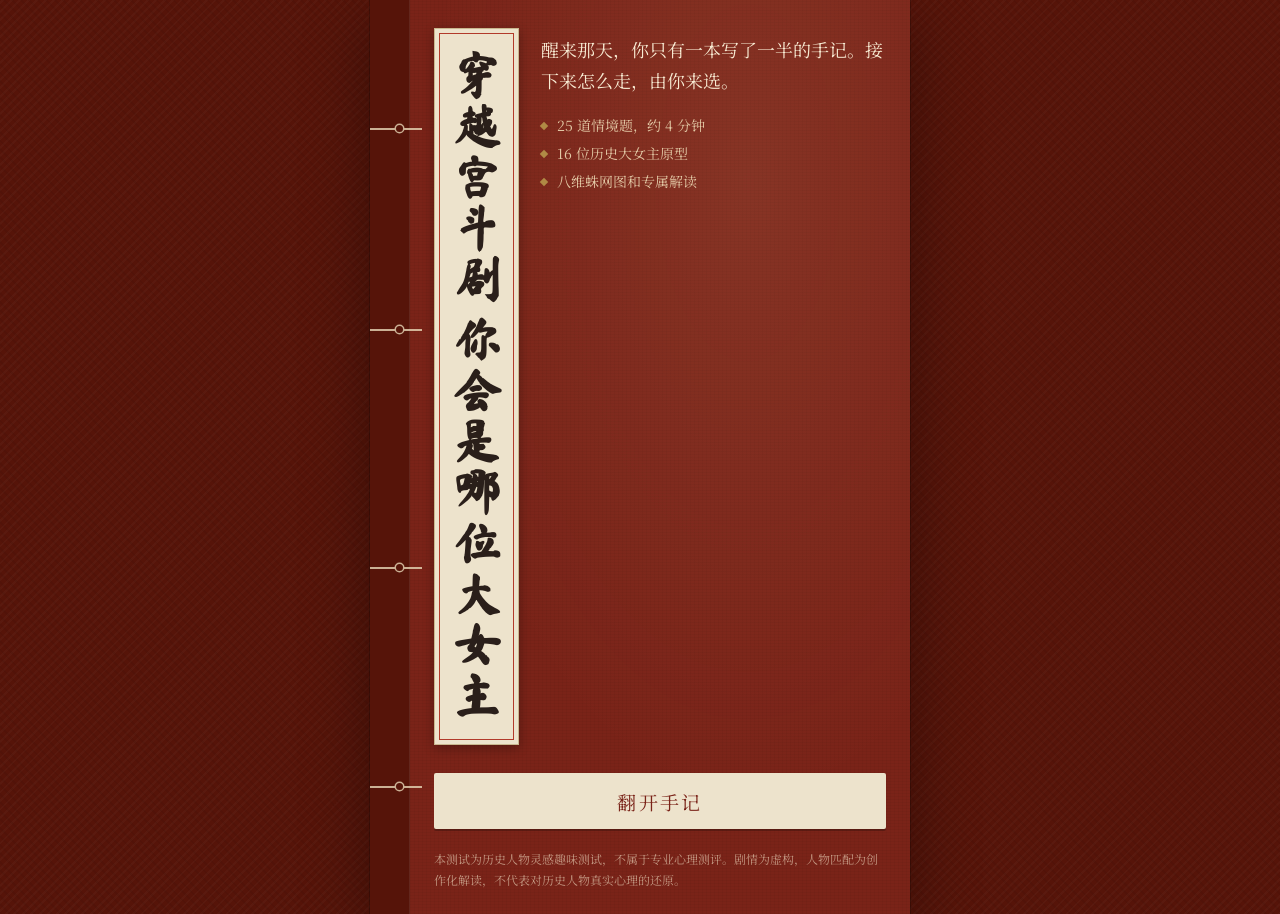
<file: index.html>
<!doctype html>
<html lang="zh-CN">
<head>
<meta charset="utf-8">
<meta name="viewport" content="width=device-width,initial-scale=1,viewport-fit=cover">
<meta name="theme-color" content="#7A2318">
<title>穿越宫斗剧，你会是哪位大女主？</title>
<meta name="description" content="25 次选择，找到你的宫廷生存底牌。16 位历史大女主原型，八维蛛网分析与专属解读报告。">
<link rel="preconnect" href="https://fonts.googleapis.com">
<link rel="preconnect" href="https://fonts.gstatic.com" crossorigin>
<link href="https://fonts.googleapis.com/css2?family=Noto+Serif+SC:wght@400;600;700&display=swap" rel="stylesheet">
<style>
@font-face{font-family:"DNZ Brush";src:url([data-uri]) format("woff2");font-display:swap}
:root{
  --cover:#7A2318; --cover-dk:#561409; --cover-lt:#92301F;
  --paper:#EDE3CC; --paper-2:#E3D6B8; --paper-3:#F4ECDA;
  --ink:#2A1F1A; --ink-2:#5E4E43; --ink-3:#8C7A6B;
  --zhu:#B23A2A; --zhu-soft:rgba(178,58,42,.14);
  --gold:#B08A45; --dai:#2F4858; --dai-soft:#DCE3E6;
  --serif:"Noto Serif SC","Songti SC","STSong","SimSun",serif;
  --brush:"DNZ Brush","Ma Shan Zheng","STXingkai","KaiTi","Kaiti SC",serif;
  --sans:"PingFang SC","Hiragino Sans GB","Microsoft YaHei","Noto Sans SC",sans-serif;
  color-scheme:light;
}
*{box-sizing:border-box;margin:0;padding:0}
html{-webkit-text-size-adjust:100%}
body{
  font-family:var(--serif);color:var(--ink);line-height:1.85;font-size:16px;
  background:var(--cover-dk);
  background-image:
    repeating-linear-gradient(45deg,rgba(0,0,0,.05) 0 2px,transparent 2px 6px),
    repeating-linear-gradient(-45deg,rgba(255,255,255,.025) 0 2px,transparent 2px 6px);
  min-height:100vh;
}
button{font:inherit;color:inherit;cursor:pointer;background:none;border:0}
button:focus-visible,a:focus-visible{outline:3px solid var(--gold);outline-offset:3px}
#app{max-width:540px;margin:0 auto;min-height:100vh;position:relative}

/* ---------- 通用按钮 ---------- */
.btn{text-decoration:none;display:inline-flex;align-items:center;justify-content:center;gap:.4em;
  min-height:50px;padding:0 28px;border-radius:2px;font-size:17px;letter-spacing:.12em;transition:transform .12s,background .2s}
.btn:active{transform:scale(.98)}
.btn-zhu{background:var(--zhu);color:#FBF3E4;box-shadow:inset 0 0 0 1px rgba(255,255,255,.18),0 2px 0 var(--cover-dk)}
.btn-zhu:hover{background:#C2432F}
.btn-paper{background:var(--paper);color:var(--cover);box-shadow:0 2px 0 rgba(0,0,0,.25)}
.btn-line{color:var(--ink-2);text-decoration:underline;text-underline-offset:5px;text-decoration-color:var(--ink-3);min-height:44px;padding:0 8px;letter-spacing:.05em;font-size:15px}
.btn-line.light{color:#F1DFC4;text-decoration-color:rgba(241,223,196,.5)}

/* ---------- 封面 ---------- */
.cover{min-height:100vh;min-height:100svh;display:flex;flex-direction:column;position:relative;
  background:var(--cover);
  background-image:
    radial-gradient(ellipse at 70% 20%,rgba(255,200,150,.10),transparent 60%),
    repeating-linear-gradient(0deg,rgba(0,0,0,.035) 0 1px,transparent 1px 3px),
    repeating-linear-gradient(90deg,rgba(0,0,0,.03) 0 1px,transparent 1px 4px);
  padding:28px 24px 24px 64px;color:#F4E6CF;overflow:hidden}
.cover::before{ /* 线装书的装订边 */
  content:"";position:absolute;left:0;top:0;bottom:0;width:40px;background:var(--cover-dk);
  box-shadow:inset -1px 0 0 rgba(255,255,255,.08)}
.cover .stitch{position:absolute;left:0;width:52px;height:2px;background:#E9D9B9;opacity:.8}
.cover .stitch::after{content:"";position:absolute;left:26px;top:-3px;width:7px;height:7px;border-radius:50%;background:var(--cover-dk);box-shadow:0 0 0 1.5px #E9D9B9}
.cover-top{display:flex;gap:22px;align-items:flex-start;flex:1}
.tiqian{ /* 题签 */
  writing-mode:vertical-rl;background:var(--paper);color:var(--ink);
  padding:22px 14px;border:1px solid #C9B78F;box-shadow:inset 0 0 0 4px var(--paper),inset 0 0 0 5px var(--zhu),0 3px 10px rgba(0,0,0,.3);
  font-family:var(--brush);font-size:clamp(34px,10vw,48px);line-height:1.15;letter-spacing:.06em;
  display:flex;gap:10px;flex-shrink:0;animation:rise .9s ease-out both}
.tiqian small{font-size:.5em;color:var(--zhu);letter-spacing:.2em;align-self:flex-end;font-family:var(--serif);font-weight:600}
.cover-side{padding-top:6px;display:flex;flex-direction:column;gap:16px;min-width:0}
.cover-side .lead{font-size:18px;line-height:1.7;color:#F8EBD3}
.cover-side .facts{list-style:none;font-size:14px;color:#E3C9A6;line-height:2}
.cover-side .facts li::before{content:"";display:inline-block;width:6px;height:6px;background:var(--gold);transform:rotate(45deg);margin-right:10px;vertical-align:2px}
.cover-bottom{display:flex;flex-direction:column;align-items:stretch;gap:6px;padding-top:28px}
.cover-bottom .btn-paper{font-size:19px;min-height:56px}
.cover .fine{font-size:12px;line-height:1.7;color:rgba(241,223,196,.62);margin-top:14px}

/* ---------- 纸页 ---------- */
.page{min-height:100vh;min-height:100svh;background:var(--paper);
  background-image:radial-gradient(ellipse at 50% 0%,var(--paper-3),transparent 70%),
    repeating-linear-gradient(0deg,rgba(120,90,50,.025) 0 1px,transparent 1px 3px);
  padding:18px 16px 32px;display:flex;flex-direction:column}
.frame{ /* 古籍版框：外粗内细 */
  border:3px solid var(--zhu);outline:1px solid var(--zhu);outline-offset:-8px;
  padding:30px 22px 26px;position:relative;flex:1;display:flex;flex-direction:column}
.frame.loose{flex:0 0 auto}

.prologue p{font-size:17.5px;margin-bottom:1.1em;color:var(--ink)}
.prologue p:first-child{font-family:var(--brush);font-size:30px;line-height:1.4;color:var(--cover)}
.prologue .tip{margin-top:auto;padding:14px 16px;background:var(--zhu-soft);font-size:14.5px;line-height:1.75;color:var(--ink-2);border-left:3px solid var(--zhu)}
.page .actions{display:flex;flex-direction:column;align-items:stretch;gap:6px;margin-top:22px}


/* 答题 */
.qhead{display:flex;justify-content:space-between;align-items:baseline;font-size:14px;color:var(--ink-2);padding:0 4px 8px;letter-spacing:.06em}
.qhead b{color:var(--zhu);font-weight:600}
.bar{height:3px;background:var(--paper-2);margin:0 4px 16px;position:relative}
.bar i{position:absolute;left:0;top:0;bottom:0;background:var(--zhu);transition:width .35s ease}
.qno{font-family:var(--brush);font-size:24px;color:var(--zhu);line-height:1}
.qscene{font-size:17.5px;line-height:1.85;margin:14px 0 10px;color:var(--ink)}
.qask{font-size:18px;font-weight:700;color:var(--cover);margin-bottom:18px;letter-spacing:.04em}
.qgap{height:8px}
.chban{text-align:center;padding:2px 0 18px;margin-bottom:18px;border-bottom:1px dashed #CDBB95;animation:rise .5s ease-out both}
.chban .chno{font-size:13px;letter-spacing:.4em;color:var(--zhu);font-weight:600}
.chban .chti{font-family:var(--brush);font-size:40px;line-height:1.3;letter-spacing:.15em;color:var(--ink)}
.chban .chin{font-size:14.5px;color:var(--ink-2);margin-top:2px}
.opts{list-style:none;display:flex;flex-direction:column;gap:10px}
.opt{width:100%;display:flex;gap:14px;align-items:flex-start;text-align:left;padding:14px 16px;
  background:var(--paper-3);border:1px solid #D2C29E;border-radius:2px;font-size:16px;line-height:1.7;transition:background .15s,border-color .15s}
.opt b{flex-shrink:0;width:28px;height:28px;display:grid;place-items:center;border:1px solid var(--zhu);color:var(--zhu);
  font-weight:600;font-size:14px;margin-top:1px;transition:background .15s,color .15s}
.opt:hover{border-color:var(--zhu)}
.opt.on{background:#F7E2D5;border-color:var(--zhu)}
.opt.on b{background:var(--zhu);color:#FFF4E8}
.qfoot{display:flex;justify-content:space-between;align-items:center;margin-top:18px}

/* 镜外：醒来以后的现实页面 */
.page.mirror{background:#EEF1F1;background-image:none;font-family:var(--sans)}
.page.mirror .frame{border:1px solid #B9C6CC;outline:none;border-radius:10px;background:#fff}
.page.mirror .qno{font-family:var(--sans);font-size:14px;font-weight:600;letter-spacing:.1em;color:var(--dai)}
.page.mirror .qhead b{color:var(--dai)}
.page.mirror .bar i{background:var(--dai)}
.page.mirror .opt{background:#F6F8F8;border-color:#D3DCDF;border-radius:8px;font-family:var(--sans)}
.page.mirror .opt b{border-color:var(--dai);color:var(--dai);border-radius:50%}
.page.mirror .opt.on{background:var(--dai-soft);border-color:var(--dai)}
.page.mirror .opt.on b{background:var(--dai);color:#fff}
.page.mirror .btn-zhu{background:var(--dai);box-shadow:none;border-radius:8px}
.page.mirror .qask{color:var(--dai)}
.page.mirror .chban{border-bottom-color:#C9D3D7}
.page.mirror .chban .chno{color:var(--dai)}
.page.mirror .chban .chti{font-family:var(--sans);font-weight:300;font-size:30px;color:var(--dai);letter-spacing:.3em}

/* 推演中 */
.loading{align-items:center;justify-content:center;text-align:center;gap:22px}
.loading .seal-spin{width:86px;height:86px;border:3px solid var(--zhu);display:grid;place-items:center;
  font-family:var(--brush);font-size:40px;color:var(--zhu);animation:breathe 1.2s ease-in-out infinite}
.loading p{font-size:17px;color:var(--ink-2)}

/* ---------- 报告 ---------- */
.report{background:var(--paper);min-height:100vh}
.hero{background:var(--cover);color:#F6E8D0;padding:30px 22px 34px;position:relative;overflow:hidden;
  background-image:radial-gradient(ellipse at 20% 10%,rgba(255,210,160,.12),transparent 60%),
  repeating-linear-gradient(0deg,rgba(0,0,0,.035) 0 1px,transparent 1px 3px)}
.hero .kicker{font-size:14px;letter-spacing:.2em;color:#E3C49A}
.hero-body{display:flex;gap:18px;align-items:stretch;margin-top:16px}
.hero-name{writing-mode:vertical-rl;font-family:var(--brush);font-size:clamp(64px,19vw,96px);line-height:1.05;
  color:#FFF3DF;letter-spacing:.04em;text-shadow:0 2px 0 rgba(0,0,0,.25);flex-shrink:0}
.hero-name.long{font-size:clamp(52px,15vw,78px)}
.hero-info{display:flex;flex-direction:column;gap:12px;min-width:0;padding-top:4px}
.hero-era{font-size:14px;color:#E3C49A;letter-spacing:.1em}
.hero-tag{font-size:21px;line-height:1.6;font-weight:600;color:#FFF3DF}
.hero-meta{font-size:13.5px;color:#E6CFAE;line-height:1.8;margin-top:auto}
.seal{width:92px;height:92px;background:var(--zhu);color:#FFF1E2;display:flex;flex-direction:row-reverse;
  align-items:center;justify-content:center;gap:4px;font-family:var(--brush);font-size:32px;line-height:1.05;border-radius:4px;
  box-shadow:inset 0 0 0 2px #FFF1E2,inset 0 0 0 4px var(--zhu);transform:rotate(-6deg);
  animation:stamp .55s .35s cubic-bezier(.2,1.6,.5,1) both}
.seal span{writing-mode:vertical-rl}
.hero .seal{background:#C9412E;margin:2px 0 4px 4px}

.sec{padding:30px 22px 6px}
.sec+.sec{border-top:1px dashed #CDBB95}
.sec h3{font-size:20px;font-weight:700;color:var(--cover);display:flex;align-items:center;gap:10px;margin-bottom:14px}
.sec h3::before{content:"";width:4px;height:20px;background:var(--zhu)}
.sec p{margin-bottom:.9em}
.lead-p{font-size:17.5px;line-height:1.95}
.muted{color:var(--ink-2);font-size:14px}

.radar-wrap{background:var(--paper-3);border:1px solid #D7C8A6;padding:10px 6px 4px;margin:4px 0 8px}
.radar-wrap svg{display:block;width:100%;height:auto}
.legend{display:flex;justify-content:center;gap:22px;font-size:13.5px;color:var(--ink-2);padding:2px 0 10px}
.legend i{display:inline-block;width:18px;height:0;vertical-align:4px;margin-right:6px;border-top:3px solid var(--zhu)}
.legend i.p{border-top:2px dashed var(--dai)}
.dims{list-style:none;margin-top:12px}
.dims li{display:grid;grid-template-columns:3.2em 1fr 2.4em;gap:4px 10px;align-items:center;padding:9px 0;border-bottom:1px solid rgba(160,130,90,.22)}
.dims .n{font-weight:700}
.dims .track{height:6px;background:var(--paper-2);position:relative}
.dims .track i{position:absolute;left:0;top:0;bottom:0;background:var(--zhu)}
.dims .v{text-align:right;font-variant-numeric:tabular-nums;color:var(--zhu);font-weight:700}
.dims .t{grid-column:2 / 4;font-size:14px;color:var(--ink-2);line-height:1.6}

.points{list-style:none;counter-reset:pt}
.points li{counter-increment:pt;padding-left:46px;position:relative;margin-bottom:22px}
.points li::before{content:counter(pt,cjk-ideographic);position:absolute;left:0;top:0;width:32px;height:32px;
  display:grid;place-items:center;background:var(--zhu);color:#FFF1E2;font-family:var(--brush);font-size:20px}
.points h4{font-size:17.5px;margin-bottom:4px}
.cbq{display:block;margin-top:6px;padding:10px 14px;background:var(--paper-3);border-left:3px solid var(--gold);font-size:15px;color:var(--ink-2)}

.script{display:grid;grid-template-columns:1fr 1fr;gap:10px}
.card{background:var(--paper-3);border:1px solid #D7C8A6;padding:14px 14px 12px}
.card.wide{grid-column:1 / -1}
.card .k{font-size:13px;color:var(--ink-3);letter-spacing:.1em}
.card .big{font-family:var(--brush);font-size:30px;line-height:1.3;color:var(--cover);margin:2px 0 4px}
.card p{font-size:14.5px;line-height:1.75;margin:0}

.mir{background:#fff;border:1px solid #CBD5D9;border-radius:10px;padding:16px;margin-bottom:12px;font-family:var(--sans)}
.mir .tag{font-size:13px;font-weight:600;color:var(--dai);letter-spacing:.08em}
.mir .you{font-size:14px;color:#5D6B72;margin:4px 0 8px}
.mir p{font-size:15px;line-height:1.8;margin-bottom:.5em}
.mir .tipline{background:var(--dai-soft);padding:10px 12px;border-radius:6px;margin:0}

.archive{font-size:15.5px}
.archive .dr{margin-top:10px;font-size:14.5px}
.share-box{text-align:center;padding:34px 22px 44px;background:var(--cover);color:#F6E8D0;margin-top:26px}
.share-box .line{font-family:var(--brush);font-size:28px;line-height:1.5;color:#FFF3DF;margin-bottom:22px}
.share-box .btns{display:flex;flex-direction:column;gap:8px;align-items:stretch;max-width:320px;margin:0 auto}
.share-box .fine{font-size:12px;color:rgba(241,223,196,.6);margin-top:20px;line-height:1.7;text-align:left}

/* 记录 */
.hist-list{list-style:none;margin-top:6px}
.hist-list li{display:flex;align-items:center;gap:12px;padding:14px 0;border-bottom:1px solid rgba(160,130,90,.25)}
.hist-list .mini{width:46px;height:46px;background:var(--zhu);color:#FFF1E2;font-family:var(--brush);font-size:26px;display:grid;place-items:center;flex-shrink:0}
.hist-list .info{flex:1;min-width:0}
.hist-list .info b{display:block;font-size:17px}
.hist-list .info span{font-size:13px;color:var(--ink-3)}
.hist-list .go{color:var(--zhu);font-weight:600;padding:8px 6px;min-height:44px}
.hist-list .del{color:var(--ink-3);font-size:13px;padding:8px 4px;min-height:44px}
.empty{text-align:center;padding:40px 0;color:var(--ink-2)}

/* 分享卡弹层 */
.overlay{position:fixed;inset:0;background:rgba(30,10,6,.82);display:flex;flex-direction:column;align-items:center;justify-content:center;gap:14px;padding:20px;z-index:10}
.overlay img{max-width:100%;max-height:72vh;box-shadow:0 10px 40px rgba(0,0,0,.5)}
.overlay p{color:#F1DFC4;font-size:14px}
.overlay .row{display:flex;gap:10px}

@keyframes rise{from{opacity:0;transform:translateY(14px)}to{opacity:1;transform:none}}
@keyframes stamp{0%{opacity:0;transform:rotate(-6deg) scale(2.2)}60%{opacity:1}100%{opacity:1;transform:rotate(-6deg) scale(1)}}
@keyframes breathe{0%,100%{transform:scale(1);opacity:.75}50%{transform:scale(1.06);opacity:1}}
@media (prefers-reduced-motion:reduce){*{animation:none!important;transition:none!important}}
@media (min-width:541px){#app{box-shadow:0 0 0 1px rgba(0,0,0,.2),0 20px 60px rgba(0,0,0,.35)}}

</style>
</head>
<body>
<main id="app"></main>
<script>
/* 穿越宫斗剧，你会是哪位大女主？ —— 题库与文案数据
 * 维度键：z 主见 / m 谋略 / g 果敢 / r 韧性 / d 底线 / h 人和 / c 才情 / j 经营
 * 每个选项的 w 是它给各维度加的分；cb 是报告里用来"复述你的选择"的句子。
 */
var DATA = {
  meta: {
    title: '穿越宫斗剧，你会是哪位大女主？',
    sub: '25 次选择，找到你的宫廷生存底牌',
    brand: '大女主手记',
    disclaimer: '本测试为历史人物灵感趣味测试，不属于专业心理测评。剧情为虚构，人物匹配为创作化解读，不代表对历史人物真实心理的还原。'
  },

  dims: [
    { k: 'z', name: '主见', desc: '重要的事想不想自己拍板',
      hi: '你习惯自己拿主意，关键时刻敢拍板。', mid: '重要的事你想参与，但不必事事说了算。', lo: '你更愿意先听听大家的意见，不急着拍板。',
      head: '说了算的事，你想自己来', feng: '昭', fengWhy: '昭，光明显著。你说话算数，站在哪里都很显眼。' },
    { k: 'm', name: '谋略', desc: '会不会先看清局面再出手',
      hi: '你出手前会先看清局面，很少打无准备的仗。', mid: '你会多想几步，但不会想到迟迟不动。', lo: '你更相信边走边看，不爱把每一步都算好。',
      head: '你习惯看清了再出手', feng: '睿', fengWhy: '睿，深明通达。你总比别人多看一步。' },
    { k: 'g', name: '果敢', desc: '遇事是先动起来还是先等等',
      hi: '想到就做，你很少让机会在犹豫里溜走。', mid: '你能行动，也需要一点确定性。', lo: '你习惯准备充分再出手，不打没把握的仗。',
      head: '想到就做，不等不靠', feng: '英', fengWhy: '英，果决出众。你出手快，也出手准。' },
    { k: 'r', name: '韧性', desc: '跌倒以后多快能站起来',
      hi: '跌倒了你也能很快站起来，而且站得更稳。', mid: '挫折会让你难受一阵，但你能慢慢缓过来。', lo: '受挫对你影响不小，你需要多一点时间和支持。',
      head: '跌倒了，你站得起来', feng: '恒', fengWhy: '恒，长久不改。风浪再大，你都还在。' },
    { k: 'd', name: '底线', desc: '哪些东西拿什么都不换',
      hi: '有些东西拿什么都换不走，你分得很清楚。', mid: '你有原则，也愿意为大局做些调整。', lo: '你很灵活，愿意为了结果去谈、去让。',
      head: '你心里有一条线', feng: '端', fengWhy: '端，端正自持。你的底线，谁也挪不动。' },
    { k: 'h', name: '人和', desc: '多在意关系，多会团结人',
      hi: '你很会照顾关系，大家愿意站在你这边。', mid: '你在意关系，也能就事论事。', lo: '你不太为关系分心，更看重事情本身。',
      head: '你让人愿意靠近', feng: '婉', fengWhy: '婉，温柔和顺。你让人愿意靠近，也愿意追随。' },
    { k: 'c', name: '才情', desc: '靠本事和表达赢得位置',
      hi: '你靠真本事说话，也很会把想法讲清楚。', mid: '你有自己擅长的东西，但不全靠它立足。', lo: '你不靠才名取胜，更习惯用别的方式解决问题。',
      head: '你靠真本事说话', feng: '慧', fengWhy: '慧，聪颖有才。你的本事就是你的名片。' },
    { k: 'j', name: '经营', desc: '会不会用人脉、交换和资源',
      hi: '人情、消息、资源，到你手里都能变成筹码。', mid: '需要时你会借力，但不靠它当主要武器。', lo: '你更愿意靠自己，不太爱经营人脉和交换。',
      head: '你很会借力', feng: '裕', fengWhy: '裕，富足有余。人脉和资源，你从来不缺。' }
  ],

  /* 和人物比，你在某一项上"更高 / 更低"时的说法，{n} = 人物名 */
  diff: {
    z: { hi: '你比{n}更想自己拍板。遇到分歧，你会更快说出"就这么定了"。', lo: '你比{n}更愿意把决定权分出去，不需要每件事都由自己说了算。' },
    m: { hi: '你比{n}想得更远、更细。她可能已经动手了，你还在多看两步。', lo: '你比{n}更相信边走边看，不太愿意把精力花在反复推演上。' },
    g: { hi: '你比{n}更敢先动手。机会一来，你不太等。', lo: '你比{n}更谨慎。没准备好的事，你宁愿先放一放。' },
    r: { hi: '你比{n}更扛得住打击，难过的时间也更短。', lo: '比起{n}，挫折对你的影响更大一些。这不是弱，只是你更需要被好好照顾。' },
    d: { hi: '你的底线比{n}更硬。有些交换她或许会考虑，你连听都不想听。', lo: '你比{n}更灵活。为了结果，你愿意谈，也愿意让。' },
    h: { hi: '你比{n}更在意关系的温度，也更愿意照顾身边人的感受。', lo: '你比{n}更就事论事，不太愿意为了关系牺牲效率。' },
    c: { hi: '你比{n}更依靠本事和表达立足，也更在意自己做得够不够好。', lo: '你比{n}更少依赖才名，你手里有别的武器。' },
    j: { hi: '你比{n}更会借力。人脉和资源，你用得比她更自如。', lo: '你比{n}更习惯靠自己，不爱欠人情，也不爱拿人情做交换。' }
  },

  /* 按用户最弱的一项给的小练习 */
  growth: {
    z: '在一件小事上，先说出你的选择，再去听别人的意见。"我觉得应该这样"，说多了就不难了。',
    m: '重要的事动手之前，花十分钟写下两行字："最坏会怎样？""我的后手是什么？"十分钟就够。',
    g: '给一件你一直在准备的事定一个日期。到了那天，不管准备得够不够，先交出第一版。',
    r: '受挫的时候，先别急着复盘，也别急着振作。先吃顿好的、睡一觉，再决定下一步。',
    d: '写一张"这些我不换"的清单，哪怕只有三条。下次有人开条件时，先对照一下。',
    h: '每周找一个人，不为任何事，只是聊聊天。关系不用经营得很累，但需要一点温度。',
    c: '挑一件你已经做得不错的事，把它整理成一段话，讲给别人听。被看见，也是本事的一部分。',
    j: '下次遇到难处，先想想"谁可能帮得上忙"，再决定要不要自己扛。开口求助不丢人。'
  },

  characters: [
    { id: 'wuzetian', name: '武则天', era: '唐 · 武周', title: '天命执棋',
      tagline: '规矩？等我坐上去，我来定。', dramas: ['《武媚娘传奇》'],
      hi: ['z', 'g'], lo: ['h'], mid: ['m'], lo2: ['d'],
      intro: '你身上有一种很难被忽视的东西：想清楚了，就要自己拍板。别人还在看脸色、等时机，你已经在想"这件事最后该由谁说了算"——而答案通常是你。',
      like: { z: '你不习惯把关键决定交给别人。这不是控制欲，而是你很清楚：结果要你来扛，方向就得你来定。',
              g: '你行动很快，也不怕打破常规。旧规矩挡路的时候，你更愿意换一条路走，而不是在原地等它自己让开。' },
      cost: '她这一路，代价是身边几乎没有敢说真话的人。你要留意的是：别把"别人不同意"当成"局面失控"。有人反对，不一定是在挡路，也可能是在帮你补漏洞。',
      ending: '你会从一个小小的才人，一路走到所有人都要抬头看你的位置。宫里的人背后议论你，可没有一个人敢当面说"不"。',
      history: '武则天是唐高宗的皇后。高宗去世后，她先以太后身份临朝，后来改国号为周，成为中国历史上唯一的正统女皇帝。她重视科举、提拔寒门人才，也因手段强硬而饱受争议。',
      share: '我的大女主底牌：规矩由我来定。' },

    { id: 'xuantaihou', name: '宣太后', era: '战国 · 秦', title: '绝境翻盘',
      tagline: '牌烂没关系，我换张桌子接着打。', dramas: ['《芈月传》'],
      hi: ['j', 'g'], lo: ['d'], mid: ['r'],
      intro: '你最厉害的地方，是能在别人只看到死路的地方，找到一条可以谈的路。局面不好时你不哀叹，你会问：我手里还有什么？能换来什么？',
      like: { j: '你很会盘点手上的资源，也敢拿它去交换。人情、消息、机会，到了你手里都能变成筹码。',
              g: '机会一出现你就会伸手，很少因为"还没准备好"而错过。你相信路是边走边走出来的。' },
      cost: '灵活是你的武器，但也要留意：为了抓住每一个机会，你是不是在频繁地换方向？偶尔停下来问问自己，这一步是在靠近你真正想要的，还是只因为它刚好出现了。',
      ending: '你会被送到最远、最冷的地方，然后从那里一步步打回来。等别人反应过来，你已经坐在了最中间的位置上。',
      history: '宣太后芈氏是战国时期秦昭襄王的母亲。昭襄王年少即位，她以太后身份主持秦国朝政多年，是史料中较早以太后身份执政的女性。',
      share: '我的大女主底牌：牌再烂，我也能翻盘。' },

    { id: 'lvzhi', name: '吕雉', era: '西汉', title: '铁腕守护',
      tagline: '动我的人？先问过我。', dramas: ['《楚汉传奇》'],
      hi: ['d', 'r'], lo: ['h'], mid: ['z'],
      intro: '你平时未必锋芒毕露，可一旦有人碰到你在乎的人、碰到你的底线，你会变得非常坚定。你分得清什么可以让、什么绝对不能让，而且说到做到。',
      like: { d: '你心里有一条很清楚的线。线外的事好商量，线内的事，谁来都没用。',
              r: '你扛得住事。日子难的时候你不太会垮，而是咬着牙把该做的做完，再慢慢等局面变化。' },
      cost: '被辜负过的人，很容易从此把门关紧。你要留意的是：别因为一次失信，就收回对所有人的信任。不是每个人都值得第二次机会，但总有人值得。',
      ending: '你吃过的苦比谁都多，所以你守住的东西也比谁都牢。到后来，宫里再没人敢拿你的人开刀。',
      history: '吕雉是汉高祖刘邦的皇后。楚汉相争时，她曾被项羽扣押多年。刘邦去世后，她以太后身份临朝称制，通常被认为是中国历史上第一位临朝称制的女性。',
      share: '我的大女主底牌：护住我在乎的一切。' },

    { id: 'doutaihou', name: '窦太后', era: '西汉', title: '长线赢家',
      tagline: '急什么？笑到最后的才算数。', dramas: ['《美人心计》'],
      hi: ['m', 'd'], lo: ['g'], mid: ['r'],
      intro: '你不爱在第一回合就分输赢。你更在意的是：五年后、十年后，我站在哪儿？所以你沉得住气，也守得住自己认准的东西。',
      like: { m: '你习惯先看清整盘局，再决定落哪一子。别人眼里的"慢"，其实是你在算更远的那几步。',
              d: '你认准的事，很难被人说动。风向变来变去，你还是你。' },
      cost: '稳是你的护城河，但也要留意：你是不是因为想维持现状，推迟了一些其实该做的改变？有时候"再看看"的代价，比"试一下"更大。',
      ending: '你不是最先得宠的那一个，却是待得最久的那一个。到后来，连皇帝做决定前都要先问问你的意思。',
      history: '窦太后是汉文帝的皇后、汉景帝的母亲，历经文、景、武三朝。她推崇黄老之学，主张清静无为，对汉初休养生息的政治风气影响不小。',
      share: '我的大女主底牌：不急，笑到最后。' },

    { id: 'xiaozhuang', name: '孝庄文皇后', era: '清', title: '深谋稳局',
      tagline: '我不吵不闹，但这盘棋我已经看到了十步之后。', dramas: ['《孝庄秘史》'],
      hi: ['m', 'h'], lo: ['c'], mid: ['r'],
      intro: '你很少是屋子里声音最大的那个人，却往往是看得最清楚的那个。你懂人心，也懂局势，知道什么时候该推一把，什么时候该退一步。',
      like: { m: '你做决定前会把局面看透：谁站哪边、谁想要什么、下一步可能怎么变。你不赌运气。',
              h: '你擅长让彼此不服的人坐到同一张桌子上。不是和稀泥，而是你知道怎么让每个人都觉得"这样可以"。' },
      cost: '为了大局，你常常把自己排到最后。你要留意的是：别拿"再等等"当理由，一直延后自己的需要。大局要顾，你自己也是大局的一部分。',
      ending: '你会在一次又一次动荡里稳住局面，扶起一个又一个年幼的继承人。宫里换了好几代人，只有你一直都在。',
      history: '孝庄文皇后博尔济吉特氏是皇太极的妃子、顺治帝的母亲、康熙帝的祖母。她先后辅佐顺治、康熙两位幼年即位的皇帝，在清初政局中起到了重要的稳定作用。',
      share: '我的大女主底牌：这盘棋，我早就看透了。' },

    { id: 'yinlihua', name: '阴丽华', era: '东汉', title: '温柔底气',
      tagline: '我不争，因为本来就该是我的。', dramas: ['《秀丽江山之长歌行》'],
      hi: ['h', 'r'], lo: ['z'], mid: ['d'],
      intro: '你给人的感觉是温和、好相处，但熟悉你的人都知道：你心里很有数。你不急着证明什么，因为你相信，真正属于你的东西不需要抢。',
      like: { h: '你很会照顾关系里的温度。大家愿意靠近你，不是因为你会讨好，而是和你在一起很安心。',
              r: '你很能等，也很能扛。不顺的时候你不会乱了阵脚，而是先把自己的日子过好。' },
      cost: '你重视承诺和共同的目标，但也要留意：别把"我们的目标"变成"我一个人在等"。你的退让应该是一种选择，而不是一种习惯。',
      ending: '你不是第一个被立为后的人，但你让出去的位置，最后又稳稳地回到了你手里。满宫的人都说：这才叫福气。',
      history: '阴丽华是东汉光武帝刘秀的皇后。刘秀年轻时曾感叹"娶妻当得阴丽华"。他称帝后本想立阴丽华为后，她以自己尚无子嗣为由推辞，多年后才被立为皇后，以宽厚谦和著称。',
      share: '我的大女主底牌：不争，本来就是我的。' },

    { id: 'duguqieluo', name: '独孤伽罗', era: '隋', title: '对等之约',
      tagline: '要我陪你打天下？那天下得有我一半。', dramas: ['《独孤天下》', '《独孤皇后》'],
      hi: ['d', 'z'], lo: ['j'], mid: ['c'],
      intro: '你在关系里很清楚自己要什么：不是依附，是并肩。你可以全力支持一个人，但前提是，你们得站在同一个高度上。',
      like: { d: '约定好的事，你会认真对待，也要求对方认真对待。对你来说，说过的话就是说过的话。',
              z: '你不满足于只在背后出力。重要的事你想参与、想有发言权——不是争，而是你觉得自己本来就该在场。' },
      cost: '原则清楚是好事，但也要留意：别把一次具体的分歧，理解成对方背叛了原则。有些事只是意见不同，不代表关系出了问题。',
      ending: '你会和身边那个人一起，把一盘散沙收拾成一个新天下。宫里的人私下叫你们"二圣"——不是谁跟着谁，是两个人一起说了算。',
      history: '独孤伽罗是隋文帝杨坚的皇后。她参与朝政，与杨坚被宫中并称为"二圣"。据记载，杨坚曾向她承诺不与其他女子生子，这在当时极为少见。',
      share: '我的大女主底牌：并肩，而不是依附。' },

    { id: 'taiping', name: '太平公主', era: '唐', title: '我全都要',
      tagline: '二选一？不，我全都要。', dramas: ['《大明宫词》', '《太平公主秘史》'],
      hi: ['j', 'z'], lo: ['m'], mid: ['g'],
      intro: '你很清楚自己想要什么，而且想要的不止一样。你有野心，也有本事把人和资源都调动起来，让事情朝你想要的方向走。',
      like: { j: '你很会用人、用关系、用资源。别人只看到一件事，你能看到一张网，还知道该拉哪根线。',
              z: '你的自主意愿很强，不喜欢别人替你安排人生。你的事，你要自己来定。' },
      cost: '想要的多是一种动力，但也要留意：同时推进太多目标，会让你分身乏术，也让身边的人跟不上。偶尔做做减法，留下来的那几件会更有力量。',
      ending: '你会是整个宫里最耀眼、最热闹的人，门前的车马从来没停过。你想要的东西，几乎都拿到了手——只是记得，给自己留一条退路。',
      history: '太平公主是唐高宗与武则天的女儿，深受父母宠爱。她参与了拥立唐中宗复位的神龙政变和诛杀韦后的唐隆政变，权势一度极盛，后来因与唐玄宗争权失败而被赐死。',
      share: '我的大女主底牌：想要的，我全都要。' },

    { id: 'shangguan', name: '上官婉儿', era: '唐', title: '执笔定音',
      tagline: '笔在我手里，好坏我说了算。', dramas: ['《太平公主秘史》'],
      hi: ['c', 'm'], lo: ['g'], mid: ['z'],
      intro: '你不一定是场上说话最多的人，但你希望一开口，别人就会认真听。你靠的不是嗓门，而是准备、眼光，和把事情讲清楚的能力。',
      like: { c: '你愿意为"被认可"下真功夫：学、练、打磨。比起"她很会来事"，你更想听到的是"她的意见值得听"。',
              m: '你说话做事之前会先把局面看清楚，再挑对的时机出手。表面上的安静底下，往往是很明确的安排。' },
      cost: '才华是你的底牌，但也要留意：别把自我价值全都押在"表现优秀"上。你不需要每次都完美，才值得被看见。',
      ending: '你会从一个罪臣之女，变成宫里执笔的那个人。皇帝的诏书出自你手，天下的诗文由你评点。',
      history: '上官婉儿是唐代的女官和诗人。她自幼随母亲没入宫廷，因文才受到武则天赏识，长期掌管宫中诏命文书，有"巾帼宰相"之称。唐中宗时，她还负责评定朝臣诗文的高下。',
      share: '我的大女主底牌：让我的判断拥有分量。' },

    { id: 'xiaochuo', name: '萧绰', era: '辽', title: '统御全局',
      tagline: '千军万马？交给我来调度。', dramas: ['《燕云台》'],
      hi: ['z', 'm'], lo: ['d'], mid: ['h'],
      intro: '你天生适合站在复杂局面的正中央。事情越乱，你越清醒：谁该做什么、先做什么、哪里要盯紧，你脑子里很快就有一张图。',
      like: { z: '你敢拍板，也愿意为结果负责。关键时刻，大家会下意识地看向你。',
              m: '你看问题看全局，不会只盯着眼前一件事。分工、节奏、后手，你都想好了。' },
      cost: '能干的人最容易被"能者多劳"。你要留意的是：别因为自己什么都能做，就把什么都接下来。有些担子交出去，才能走得更远。',
      ending: '你会在丈夫早逝、孩子年幼的时候接下整个局面，对内稳住朝堂，对外安定边疆。多年以后，人们说起那个时代，绕不开你的名字。',
      history: '萧绰，小字燕燕，是辽景宗的皇后。景宗去世后，她以太后身份辅佐年幼的辽圣宗摄政二十余年，整顿吏治、亲临战阵，并主导了辽宋之间的澶渊之盟。',
      share: '我的大女主底牌：局面再乱，我来调度。' },

    { id: 'liue', name: '刘娥', era: '北宋', title: '逆袭掌舵',
      tagline: '出身算什么？坐得稳才是真本事。', dramas: ['《大宋宫词》'],
      hi: ['r', 'j'], lo: ['c'], mid: ['h'],
      intro: '你不太在意起点在哪里，你在意的是接下来能走多远。你经得起折腾，也很会把身边能用的人和事组织起来，一点点把局面撑起来。',
      like: { r: '你很耐摔。跌下去也不会躺太久，拍拍灰就开始想下一步。',
              j: '你懂得怎么让事情运转起来：用对人、分好工、把各方关系理顺。' },
      cost: '你习惯扛事，但也要留意：有些位置，事情早就不需要你亲自扛了，你还是放不下。学会退出，也是一种掌控。',
      ending: '你从市井一路走进宫门，又从宫门一路走到帘子后面。满朝文武起初不服，后来不得不服。',
      history: '刘娥是宋真宗的皇后，出身寒微，早年家境贫苦。真宗晚年多病，她开始参与处理政务；真宗去世后，她以太后身份垂帘听政十余年。民间"狸猫换太子"的故事与她有关，但属于后世虚构。',
      share: '我的大女主底牌：出身不定义我。' },

    { id: 'sunshi', name: '孝恭章皇后', era: '明', title: '临危定局',
      tagline: '天塌下来？我先顶着。', dramas: ['《大明风华》'],
      hi: ['g', 'h'], lo: ['m'], mid: ['r'],
      intro: '你是那种一出事，大家第一个就会想到的人。不是因为你最强势，而是你在一片慌乱里还能稳住，还能把人拢在一起，先把眼前这一关过了。',
      like: { g: '危急关头你敢做决定。别人还在犹豫，你已经开始安排了。',
              h: '你很重视身边的人，也很会维护关键的关系。到了要紧的时候，愿意站在你这边的人，会比你想象的多。' },
      cost: '你很能适应变化，但也要留意：别把太多力气花在适应别人和环境上，却忘了问自己想要什么。偶尔也主动选一次，而不只是应对。',
      ending: '你会经历一场所有人都没想到的大变故。整个宫廷乱成一团的时候，是你站出来，稳住了局面。',
      history: '孝恭章皇后孙氏是明宣宗的皇后、明英宗的母亲。土木堡之变中英宗被俘，京城震动，她以太后身份命郕王监国，后又同意立郕王为帝，稳住了危局。',
      share: '我的大女主底牌：天塌下来，我先顶着。' },

    { id: 'tanyunxian', name: '谈允贤', era: '明', title: '本事立身',
      tagline: '我的底气？是一身真本事。', dramas: ['《女医明妃传》'],
      hi: ['c', 'g'], lo: ['j'], mid: ['d'],
      intro: '你相信本事比关系可靠。比起在人情里周旋，你更愿意把一件事做精，然后用它实实在在地帮到别人。',
      like: { c: '你重视专业积累，愿意花时间把一件事做到真正懂。别人靠嘴，你靠手里的活儿。',
              g: '看到问题你会动手去解决，而不是先想"这事该不该我管"。' },
      cost: '你很有责任感，但也要留意：别因为"我帮得上"，就接下所有找上门的事。你的本事很宝贵，你的时间和精力也一样。',
      ending: '宫里的人起初只当你是个会看病的小女子。后来，连最难缠的那位娘娘病了，也点名要你。',
      history: '谈允贤是明代的女医，出身医学世家，主要为女性诊病。她把自己的行医经验写成《女医杂言》，是中国古代少见的女性医家著作。电视剧中的宫廷情节多为虚构。',
      share: '我的大女主底牌：本事就是我的底气。' },

    { id: 'xiaoshengxian', name: '孝圣宪皇后', era: '清', title: '静水深流',
      tagline: '别人在斗，我在熬。熬到最后，我是太后。', dramas: ['《甄嬛传》'],
      hi: ['r', 'm'], lo: ['z'], lo2: ['g'],
      intro: '你不爱出风头，也不会每件事都要争个高低。你更像一条很深的河：表面平静，底下一直在流，而且流向很明确。',
      like: { r: '你非常耐得住。风浪来的时候你不急着反击，而是先护好自己，等风过去。',
              m: '你看得很长远。比起赢下今天，你更在意自己能不能一直好好地待下去。' },
      cost: '低调是你的保护色，但也要留意：别让低调慢慢变成"什么都不说"。该提的要求、该争的东西，偶尔也要摆到台面上。',
      ending: '你入宫时位分不高，也不算最得宠。可几十年后回头看，那些风光一时的人都不在了，坐在最高处享福的，是你。',
      history: '孝圣宪皇后钮祜禄氏是雍正帝的妃嫔、乾隆帝的生母。她入宫时位分不高，乾隆即位后被尊为皇太后，享尽尊荣，以高寿闻名。她常被认为是《甄嬛传》中甄嬛的人物原型之一。',
      share: '我的大女主底牌：别人在斗，我在熬。' },

    { id: 'xiaoyichun', name: '孝仪纯皇后', era: '清', title: '步步高升',
      tagline: '起点低？我只是一直在往上走，没告诉你而已。', dramas: ['《延禧攻略》'],
      hi: ['h', 'j'], lo: ['d'], mid: ['r'],
      intro: '你很会在现实条件里找机会。起点不高没关系，你会先把眼前的事做好、把关系处好，抓住每一个小台阶，一步一步往上走。',
      like: { h: '你很会读气氛、处关系，不管在什么样的环境里，都能找到自己的位置。',
              j: '小机会你也不放过。别人看不上的差事，你能做出名堂，还能借着它认识对的人。' },
      cost: '适应力是你的天赋，但也要留意：别总在满足环境的要求，却忘了建立自己的标准。可以偶尔问问自己：如果没人看着，我想要的是什么？',
      ending: '你从一个不起眼的低位做起，一路走到皇贵妃，生下了未来的皇帝。很多年后，你被追封为皇后。',
      history: '孝仪纯皇后魏佳氏是乾隆帝的妃嫔、嘉庆帝的生母。她出身包衣，从低位一步步晋升至皇贵妃，去世后因儿子即位被追封为皇后。她通常被认为是《延禧攻略》中魏璎珞的人物原型。',
      share: '我的大女主底牌：一步一个台阶，往上走。' },

    { id: 'jihuanghou', name: '乌拉那拉氏', era: '清 · 乾隆继皇后', title: '宁折不弯',
      tagline: '宁可什么都不要，也不受这份委屈。', dramas: ['《如懿传》'],
      hi: ['d', 'c'], lo: ['j'], lo2: ['h'],
      intro: '你有一种很少见的骨气：有些东西，拿什么都换不走。你可以不争宠、不经营，但不能被践踏尊严。',
      like: { d: '你的边界非常清楚，而且不轻易让步。"算了，忍忍吧"这句话，在你这儿行不通。',
              c: '你有自己的品味和标准，不愿意为了迎合别人改变自己。' },
      cost: '守住尊严很可贵，但也要留意：别把"离开"当成保护自己的唯一方式。在转身之前，也可以试试把话说出来、把条件谈出来。',
      ending: '你做过最体面的皇后，也做过最决绝的一件事。很多年以后，人们还在猜，那一天你在想什么。',
      history: '乌拉那拉氏是乾隆帝的第二任皇后。乾隆三十年随驾南巡途中，她突然剪发，此后被收回册宝，次年去世时丧仪按皇贵妃规格降等办理。她断发的原因至今没有定论。她常被认为是《如懿传》中如懿的人物原型。',
      share: '我的大女主底牌：宁折不弯。' }
  ],

  prologue: [
    '你在一张陌生的床上醒来。',
    '帐外有人小声说：「小主醒了？快，今天是殿选。」',
    '枕边有一本只写了一半的手记。',
    '你不知道原主得罪过谁，也不知道谁会对你笑里藏刀。',
    '接下来怎么走，由你来选。'
  ],

  /* 每章第一题上方显示章节横幅 */
  chapters: [
    { no: '第一章', title: '初入宫门', intro: '殿选在即，你连自己是谁都还没弄清。', qs: [0, 1, 2, 3] },
    { no: '第二章', title: '暗流涌动', intro: '你站稳了脚跟，麻烦也找上门来。', qs: [4, 5, 6, 7] },
    { no: '第三章', title: '圣眷正浓', intro: '皇上注意到你了。机会来了，靶子也来了。', qs: [8, 9, 10, 11] },
    { no: '第四章', title: '风雨骤至', intro: '风向变了，这次冲着你来。', qs: [12, 13, 14, 15] },
    { no: '第五章', title: '执掌六宫', intro: '很多年后，你成了说了算的那个人。', qs: [16, 17, 18, 19] },
    { no: '镜外', title: '梦醒时分', mirror: true, intro: '你合上手记，醒了过来。最后 5 题，问的是现实里的你。', qs: [20, 21, 22, 23, 24] }
  ],

  /* scene：情境（短句）；ask：真正要回答的问题 */
  questions: [
    /* ---------- 第一章 初入宫门 ---------- */
    { scene: '殿选排队时，前面的秀女「不小心」把茶泼在你裙子上，还笑着说：「妹妹今天怕是要落选了。」', ask: '你会？',
      opts: [
        { t: '当众挑明：这茶是她泼的。', w: { g: 2, z: 1 }, cb: '殿选时被泼了茶，你当众挑明是她泼的' },
        { t: '把湿处折好，靠一句好答词赢回来。', w: { c: 2, r: 1 }, cb: '殿选时被泼了茶，你折好裙子，靠一句答词赢了回来' },
        { t: '笑着道谢，记下她的名字。', w: { m: 2, r: 1 }, cb: '殿选时被泼了茶，你笑着道谢，转头记下了她的名字' },
        { t: '落选就落选，我还不想留呢。', w: { d: 2, z: 1 }, cb: '殿选被人使绊子，你想的是"落选就落选，我还不想留"' }
      ] },
    { scene: '第一次请安，贵妃当众说：「新来的几个，看着就不懂规矩。」说完，她盯着你。', ask: '你会？',
      opts: [
        { t: '「请娘娘明示，是哪一条规矩？」', w: { d: 2, z: 1 }, cb: '贵妃当众挑刺，你请她明示是哪一条规矩' },
        { t: '低头认了，回去把宫规背熟。', w: { c: 2, r: 1 }, cb: '被贵妃挑刺后，你回去把宫规背得滚瓜烂熟' },
        { t: '给她宫里的嬷嬷送点心，打听虚实。', w: { j: 2, m: 1 }, cb: '被贵妃挑刺后，你先送了盒点心去打听虚实' },
        { t: '和同批姐妹抱团，被针对的又不止我。', w: { h: 2, r: 1 }, cb: '被贵妃挑刺时，你第一反应是和同批的姐妹抱团' }
      ] },
    { scene: '你在御花园练字，一个男人走过来问：「这字谁教的？」宫女拼命使眼色——是皇上。', ask: '你会？',
      opts: [
        { t: '假装没认出来，大方地聊下去。', w: { g: 2, j: 1 }, cb: '御花园遇见皇上，你装作没认出来，聊得大大方方' },
        { t: '规矩答完就告退，不急着出头。', w: { m: 2, d: 1 }, cb: '御花园遇见皇上，你规规矩矩答完就告退' },
        { t: '借着话头，提一条该改的宫规。', w: { z: 2, c: 1 }, cb: '第一次见皇上，你就提了一条该改的宫规' },
        { t: '说是乱写的，引他多聊聊自己。', w: { h: 2, m: 1 }, cb: '御花园遇见皇上，你引着他多聊聊自己' }
      ] },
    { scene: '好姐妹被冤枉偷了玉镯，正在雪地里罚跪。你知道她是冤枉的，可证据还不够。', ask: '你会？',
      opts: [
        { t: '冲过去，陪她一起跪。', w: { h: 2, g: 1 }, cb: '好姐妹被冤罚跪，你冲过去陪她一起跪' },
        { t: '先送去炭盆，今晚把证据找齐。', w: { m: 2, r: 1 }, cb: '好姐妹被冤罚跪，你先送炭盆，再连夜找齐证据' },
        { t: '去找皇后：先查清，再罚人。', w: { d: 2, z: 1 }, cb: '好姐妹被冤罚跪，你直接去找皇后讲理' },
        { t: '跟贵妃谈条件：我帮你找镯子，你先放人。', w: { j: 2, m: 1 }, cb: '好姐妹被冤罚跪，你跟贵妃谈了个条件把人换了出来' }
      ] },

    /* ---------- 第二章 暗流涌动 ---------- */
    { scene: '你发现贴身小宫女一直在给别宫递消息。她哭着说，是对方拿她家人逼她的。', ask: '你会？',
      opts: [
        { t: '当晚就把她调走。', w: { d: 2, g: 1 }, cb: '发现身边人通风报信，你当晚就把她调走了' },
        { t: '留着她，以后递什么由我定。', w: { m: 2, j: 1 }, cb: '发现内鬼后，你留着她，让她替你"递消息"' },
        { t: '问出是谁逼她，找那个人算账。', w: { z: 2, h: 1 }, cb: '发现内鬼是被逼的，你要找的是背后那个人' },
        { t: '给她家送点银子，让她只认我。', w: { j: 2, h: 1 }, cb: '发现内鬼后，你用一份人情把她收成了自己人' }
      ] },
    { scene: '宫宴上，你喝了一口汤，发现味道不对——有人下了让人当众出丑的药。', ask: '你会？',
      opts: [
        { t: '放下碗：请太医来验。', w: { z: 2, d: 1 }, cb: '汤里被下了药，你当场请太医来验' },
        { t: '借口更衣离席，事后再查。', w: { m: 2, r: 1 }, cb: '汤里被下了药，你不动声色离了席，事后再算账' },
        { t: '把汤悄悄换给下药的人。', w: { g: 2, m: 1 }, cb: '汤里被下了药，你把汤原样换给了下药的人' },
        { t: '硬撑到散席，不让她看笑话。', w: { r: 2, d: 1 }, cb: '汤里被下了药，你硬撑到散席，没让对方看笑话' }
      ] },
    { scene: '你准备了几个月的寿礼，献礼前一晚被人剪坏了。', ask: '你会？',
      opts: [
        { t: '连夜重做一份，更用心的。', w: { c: 2, r: 1 }, cb: '寿礼被剪坏，你连夜重做了一份更用心的' },
        { t: '原样呈上，当众说清怎么坏的。', w: { g: 2, d: 1 }, cb: '寿礼被剪坏，你干脆原样呈上，当众说清来龙去脉' },
        { t: '借一件稀罕物，先撑住场面。', w: { j: 2, h: 1 }, cb: '寿礼被剪坏，你连夜借来一件稀罕物撑住了场面' },
        { t: '先别慌，把进过屋的人查一遍。', w: { m: 2, z: 1 }, cb: '寿礼被剪坏，你先把进过屋子的人查了一遍' }
      ] },
    { scene: '宠妃拉拢你：「站我这边，下个月就让你晋位。」条件是在皇后面前替她说话。', ask: '你会？',
      opts: [
        { t: '不必了，位分我自己挣。', w: { d: 2, c: 1 }, cb: '宠妃拿晋位拉拢你，你说：位分我自己挣' },
        { t: '答应，但只说我亲眼见过的。', w: { j: 2, d: 1 }, cb: '宠妃拉拢你，你答应了，但只说亲眼见过的事' },
        { t: '先吊着她，看皇后那边开什么价。', w: { m: 2, j: 1 }, cb: '宠妃来拉拢，你先吊着，看另一边开什么价' },
        { t: '当面答应，转头告诉皇后。', w: { z: 1, m: 1, g: 1 }, cb: '宠妃拉拢你，你当面答应，转头就告诉了皇后' }
      ] },

    /* ---------- 第三章 圣眷正浓 ---------- */
    { scene: '皇上让每人准备一个节目，满宫都在练琴跳舞。', ask: '你会？',
      opts: [
        { t: '我也练，练到全场最好。', w: { c: 2, r: 1 }, cb: '人人都在准备节目，你选择练到全场最好' },
        { t: '不跟风，准备个没人想到的。', w: { g: 2, c: 1 }, cb: '满宫都在练琴跳舞，你偏要准备一个没人想到的' },
        { t: '先打听皇上最近在烦什么。', w: { m: 2, j: 1 }, cb: '准备节目前，你先打听皇上最近在烦什么' },
        { t: '拉两个不受宠的姐妹一起上。', w: { h: 2, j: 1 }, cb: '准备节目时，你拉上两个不受宠的姐妹一起上' }
      ] },
    { scene: '皇上当众问你：「有人说后宫太奢侈，你怎么看？」所有人都等着你出错。', ask: '你会？',
      opts: [
        { t: '直说有浪费，先从我宫里省。', w: { d: 1, g: 1, z: 1 }, cb: '皇上问后宫奢侈，你说先从自己宫里省起' },
        { t: '拿出算好的账，一条条讲。', w: { c: 2, m: 1 }, cb: '皇上问后宫奢侈，你拿出算好的账一条条讲' },
        { t: '笑着说：这事听皇后安排。', w: { h: 2, m: 1 }, cb: '被皇上当众考问，你把话题稳稳交还给了皇后' },
        { t: '顺势献个省钱法子，再讨下这差事。', w: { j: 2, g: 1 }, cb: '皇上问后宫奢侈，你献了个法子，还讨来一份差事' }
      ] },
    { scene: '皇上让你搬进离他最近的宫殿。可那里的主人刚被废，全宫都在看你。', ask: '你会？',
      opts: [
        { t: '搬。别人怎么看，我不管。', w: { g: 2, z: 1 }, cb: '被赐住废妃的宫殿，你说搬就搬' },
        { t: '婉拒。不做这个靶子。', w: { m: 2, d: 1 }, cb: '被赐住废妃的宫殿，你婉拒了，不做那个靶子' },
        { t: '搬，但先安顿好被废的那位。', w: { h: 2, d: 1 }, cb: '搬进新宫之前，你先安顿好了被废的那位' },
        { t: '搬，顺便留下她原来的宫人。', w: { j: 2, m: 1 }, cb: '搬进新宫时，你把原来的宫人都留了下来' }
      ] },
    { scene: '皇上南巡，问你去不去。一走三个月，回来时位子可能被人占了。', ask: '你会？',
      opts: [
        { t: '去！我想看看宫外的天下。', w: { g: 2, c: 1 }, cb: '南巡的机会来了，你说：我想看看宫外的天下' },
        { t: '去，顺路多认识些地方上的人。', w: { j: 2, h: 1 }, cb: '随驾南巡时，你想的是多认识些地方上的人' },
        { t: '不去，留下守住手里的东西。', w: { r: 2, z: 1 }, cb: '南巡的机会摆在面前，你选择留下守住手里的东西' },
        { t: '去，走前把宫里托给可靠的人。', w: { m: 2, h: 1 }, cb: '随驾南巡前，你先把宫里的事托给了可靠的人' }
      ] },

    /* ---------- 第四章 风雨骤至 ---------- */
    { scene: '有人诬陷你用巫蛊害人。皇上没信，但让你「先在宫里静一静」。', ask: '你会？',
      opts: [
        { t: '写信给皇上，不求情，只列事实。', w: { c: 2, d: 1 }, cb: '被诬巫蛊禁足，你给皇上写信，不求情，只列事实' },
        { t: '吃好睡好，等他们露出马脚。', w: { r: 2, m: 1 }, cb: '被禁足的日子里，你照样吃好睡好，等对方露出马脚' },
        { t: '顺着那只巫蛊娃娃的布料查下去。', w: { m: 2, g: 1 }, cb: '被诬巫蛊，你顺着娃娃的布料一路查了下去' },
        { t: '托人去太后面前替我说句话。', w: { j: 2, h: 1 }, cb: '被禁足时，你托人到太后面前替你说了话' }
      ] },
    { scene: '你最信任的宫女被人收买了，当众作证说是你害了人。', ask: '你会？',
      opts: [
        { t: '不审了，直接送她出宫。', w: { d: 2, g: 1 }, cb: '最信任的宫女反水，你直接把她送出了宫' },
        { t: '私下见她：对方给多少，我给双倍。', w: { j: 2, g: 1 }, cb: '宫女被收买反水，你当面开了双倍的价' },
        { t: '先问清缘由，被逼的话给她留条活路。', w: { h: 2, m: 1 }, cb: '宫女被收买反水，你还是想给她留一条活路' },
        { t: '留着她当证人，把背后的人揪出来。', w: { m: 2, z: 1 }, cb: '宫女反水后，你留着她，要把背后的人揪出来' }
      ] },
    { scene: '你被打入冷宫，只有一个老太监还肯给你送饭。', ask: '你会？',
      opts: [
        { t: '收拾好屋子，每天读书写字。', w: { r: 2, c: 1 }, cb: '被打入冷宫，你收拾好屋子，每天读书写字' },
        { t: '和老太监交朋友，冷宫消息最灵。', w: { j: 2, h: 1 }, cb: '在冷宫里，你和送饭的老太监交上了朋友' },
        { t: '把害我的人，一个个记下来。', w: { d: 1, r: 1, z: 1 }, cb: '在冷宫里，你把害你的人一个个记了下来' },
        { t: '先大哭一场，哭完再想办法。', w: { r: 2, g: 1 }, cb: '被打入冷宫，你先大哭一场，哭完就开始想办法' }
      ] },
    { scene: '你终于走出冷宫。当年害你的人，如今已经失宠了。', ask: '你会？',
      opts: [
        { t: '不用我出手，她自有报应。', w: { h: 2, r: 1 }, cb: '走出冷宫后，你没有去找当年害你的人算账' },
        { t: '去她宫里坐坐，让她看看我过得多好。', w: { g: 2, z: 1 }, cb: '走出冷宫后，你特意去她宫里坐了坐' },
        { t: '把她做过的事整理好，按规矩算。', w: { z: 2, c: 1 }, cb: '走出冷宫后，你把她做过的事按规矩算清' },
        { t: '把她手下能用的人收过来。', w: { j: 2, m: 1 }, cb: '走出冷宫后，你把她手下能用的人收了过来' }
      ] },

    /* ---------- 第五章 执掌六宫 ---------- */
    { scene: '多年以后，你成了后宫说了算的人。', ask: '上任第一件事，你做什么？',
      opts: [
        { t: '废掉几条让人受委屈的旧规。', w: { z: 2, g: 1 }, cb: '执掌后宫后，你第一件事就是废掉几条旧规' },
        { t: '先不动，摸清各宫的底细。', w: { m: 2, r: 1 }, cb: '执掌后宫后，你先不动声色摸清了各宫的底细' },
        { t: '把冷宫里被冤的人放出来。', w: { h: 2, d: 1 }, cb: '执掌后宫后，你先把冷宫里被冤的人放了出来' },
        { t: '把信得过的人放到关键位置。', w: { j: 2, z: 1 }, cb: '执掌后宫后，你先把自己人放到了关键位置' }
      ] },
    { scene: '帮过你的老姐妹，想让侄女进宫当差。可那姑娘确实不太行。', ask: '你会？',
      opts: [
        { t: '直说不合适，人情换别的方式还。', w: { d: 2, z: 1 }, cb: '老姐妹想塞人进来，你直说不合适，人情另外还' },
        { t: '让她先做点小事，学得会就留。', w: { h: 2, m: 1 }, cb: '老姐妹想塞人进来，你给了一个试试看的机会' },
        { t: '让她和别人一样去考。', w: { c: 2, d: 1 }, cb: '老姐妹想塞人进来，你让她和别人一样去考' },
        { t: '另给她找个好去处，两边都有面子。', w: { j: 2, h: 1 }, cb: '老姐妹想塞人进来，你另找了个两边都有面子的去处' }
      ] },
    { scene: '皇上病重，有人请你垂帘听政。代价是，从此再没有自己的日子。', ask: '你会？',
      opts: [
        { t: '我来。这个位置，我坐得住。', w: { z: 2, g: 1 }, cb: '被请去垂帘听政，你说：这个位置我坐得住' },
        { t: '接，但太子能理事，我就退。', w: { m: 2, d: 1 }, cb: '被请去垂帘听政，你答应了，但先定好了退场的时间' },
        { t: '接，但把事分给几位可靠的大臣。', w: { h: 2, j: 1 }, cb: '被请去垂帘听政，你先把事分给了可靠的人' },
        { t: '不接。我想要的日子，不在帘子后面。', w: { d: 2, r: 1 }, cb: '被请去垂帘听政，你说：我想要的日子不在帘子后面' }
      ] },
    { scene: '很多年后，你翻开那本手记，在最后一页写下：', ask: '',
      opts: [
        { t: '「重要的事，都由我说了算。」', w: { z: 2, d: 1 }, cb: '在手记最后一页，你写下：重要的事，都由我说了算' },
        { t: '「没有我的名字，做过的事也有用。」', w: { c: 2, r: 1 }, cb: '在手记最后一页，你写下：没有我的名字，做过的事也有用' },
        { t: '「走不通的路，我都走过去了。」', w: { r: 2, g: 1 }, cb: '在手记最后一页，你写下：走不通的路，我都走过去了' },
        { t: '「找到了并肩的人，也过上了想过的日子。」', w: { h: 2, d: 1 }, cb: '在手记最后一页，你写下：找到了并肩的人，也过上了想过的日子' }
      ] },

    /* ---------- 镜外 梦醒时分 ---------- */
    { mirror: 'work', label: '功劳被署了别人的名', scene: '你做的方案被领导点名表扬，署名却是同事。', ask: '你会？',
      opts: [
        { t: '在群里补一句：这部分是我做的。', w: { z: 1, g: 1 },
          read: '你会当场替自己的成果说话。这是很好的习惯：功劳不说出来，常常就真的没了。',
          tip: '保持这份直接。语气平和一点、事实具体一点，效果会更好。' },
        { t: '私下找同事说清楚。', w: { h: 1, d: 1 },
          read: '你想要回自己的部分，又不想场面难看。这是很成熟的处理。',
          tip: '私下说完，记得看看对方有没有真的去更正。如果没有，就轮到你公开说明了。' },
        { t: '不说什么，下次自己交。', w: { m: 1, c: 1 },
          read: '你不爱当场争，而是会改做法，从源头保护自己的成果。',
          tip: '改做法很好，但这次的功劳也值得要回来。下次汇报时，可以顺带提一句之前你负责的部分。' },
        { t: '算了，领导心里有数。', w: { r: 1, h: 1 },
          read: '你不想为这种事起冲突，也相信好好做事迟早会被看见。',
          tip: '领导不一定心里有数。你可以不争，但至少让关键的人知道是谁做的——这不叫抢功，叫让信息准确。' }
      ] },
    { mirror: 'love', label: '和亲近的人意见不合', scene: '和亲近的人（伴侣、家人、好友）意见不合时。', ask: '你通常会？',
      opts: [
        { t: '当场把想法说清楚。', w: { z: 1, g: 1 },
          read: '你不爱把话憋着，有分歧就摊开说。这能避免很多误会越积越深。',
          tip: '说清楚之后，也给对方留出说完的时间。直接和体谅，可以同时存在。' },
        { t: '先冷静，找时间再谈。', w: { m: 1, r: 1 },
          read: '你知道气头上说的话不算数，所以宁愿先缓一缓。',
          tip: '冷静是好事，但别让"找时间"一拖再拖。给自己定个期限，比如今晚或明天。' },
        { t: '先放着，影响大了再说。', w: { h: 2 },
          read: '你很珍惜关系里的平和，不想因为小事伤感情。',
          tip: '小事不提可以，但留意那些反复出现的"小事"。加在一起，可能就是一件大事。' },
        { t: '先找我们都同意的部分。', w: { m: 1, h: 1 },
          read: '你会先找共同点，让两个人站回同一边，再处理分歧。',
          tip: '这很有智慧。只是别为了找共同点，把自己真正在意的部分也让掉了。' }
      ] },
    { mirror: 'love', label: '休息日突然被求助', scene: '难得的休息日，朋友突然找你帮个大忙。', ask: '你会？',
      opts: [
        { t: '直说这次不行，另约时间。', w: { d: 2 },
          read: '你会保护自己的时间，也不觉得拒绝需要愧疚。',
          tip: '这是很健康的边界。拒绝时顺带给出别的时间，关系和边界就都保住了。' },
        { t: '先问多急，再看要不要调整。', w: { m: 1, h: 1 },
          read: '你不会一口答应，也不会一口回绝，而是先判断轻重。',
          tip: '很合理。记得把"我的休息"也一起放上秤称一称。' },
        { t: '先帮她，我的事往后放。', w: { h: 2 },
          read: '朋友的事在你心里分量很重，你常常先顾别人。',
          tip: '愿意帮忙很好。但如果每次都是你的事往后放，久了会累。偶尔说一次"这次不行"，真朋友不会走。' },
        { t: '帮她想别的办法，不一定亲自去。', w: { j: 1, m: 1 },
          read: '你愿意帮，但不一定搭上自己的时间。你很会调动别的资源。',
          tip: '这很高效。只是有时候，对方需要的不是"办法"，而是你这个人。' }
      ] },
    { mirror: 'work', label: '冒出一个新计划', scene: '你冒出一个很想做的新计划，比如学点东西、做个副业。', ask: '接下来你会？',
      opts: [
        { t: '先查资料，弄清要什么条件。', w: { m: 1, c: 1 },
          read: '你会先做功课，弄清楚再开始，所以很少半途而废。',
          tip: '查资料最好定个截止日。查得差不多就开始，剩下的边做边补。' },
        { t: '当天就先做一点。', w: { g: 2 },
          read: '你是行动派，想到就做。很多事就是这样做成的。',
          tip: '开头快是你的优势。下一步想想怎么坚持下去，比如固定每周的时间。' },
        { t: '找人聊聊，看谁能一起。', w: { h: 1, j: 1 },
          read: '你喜欢和人一起推进，有伙伴会更有动力。',
          tip: '找伙伴很好，但别让"等人一起"变成迟迟不开始的理由。' },
        { t: '放几天，确认不是一时兴起。', w: { m: 1, r: 1 },
          read: '你不会被一时热情带着跑，想先确认这是真心想做的事。',
          tip: '冷静期很好，但给它设个期限。几天后还想做，就别再等了。' }
      ] },
    { mirror: 'self', label: '一件事搞砸以后', scene: '一件你很投入的事搞砸了。', ask: '你通常怎么缓过来？',
      opts: [
        { t: '一个人待着，慢慢消化。', w: { d: 1, r: 1 },
          read: '你需要独处来消化情绪，这是你修复自己的方式。',
          tip: '独处是充电，不是躲起来。如果过了很久还缓不过来，记得找人说说。' },
        { t: '理清原因，想好下次怎么做。', w: { m: 1, c: 1 },
          read: '弄明白哪里出了问题，会让你重新找回掌控感。',
          tip: '复盘之前，先允许自己难过一下。情绪没过去时的复盘，很容易变成自责。' },
        { t: '去做别的事，先找回节奏。', w: { g: 1, r: 1 },
          read: '你会用行动把自己拉回来。生活有了节奏，情绪也就跟上了。',
          tip: '这很有效。只是那件事本身，等状态好了，还是值得回头看一眼。' },
        { t: '找信任的人聊聊。', w: { h: 1, j: 1 },
          read: '说出来会让你轻松很多，别人的视角也常能帮你走出来。',
          tip: '有可以倾诉的人很珍贵。也记得在对方需要时，做那个听的人。' }
      ] }
  ]
};
if (typeof module !== 'undefined') module.exports = DATA;

</script>
<script>
/* 由 sim.js 自动生成：人物偏置与模拟出现率 */
var CALIB = {
 "bias": {
  "wuzetian": -1.101,
  "xuantaihou": -0.015,
  "lvzhi": 0.662,
  "doutaihou": 1.246,
  "xiaozhuang": 0.509,
  "yinlihua": 0.329,
  "duguqieluo": -1.193,
  "taiping": -0.505,
  "shangguan": 0.18,
  "xiaochuo": 1.285,
  "liue": 1.391,
  "sunshi": 0.091,
  "tanyunxian": -0.172,
  "xiaoshengxian": -0.775,
  "xiaoyichun": -1.438,
  "jihuanghou": -0.493
 },
 "rarity": {
  "wuzetian": 7.3,
  "xuantaihou": 6.5,
  "lvzhi": 5.6,
  "doutaihou": 4.3,
  "xiaozhuang": 6.2,
  "yinlihua": 6.5,
  "duguqieluo": 7.9,
  "taiping": 6.3,
  "shangguan": 6.1,
  "xiaochuo": 4.4,
  "liue": 4,
  "sunshi": 6.5,
  "tanyunxian": 6.3,
  "xiaoshengxian": 7.8,
  "xiaoyichun": 8.3,
  "jihuanghou": 6.4
 }
};
if (typeof module !== "undefined") module.exports = CALIB;

</script>
<script>
/* 计分引擎：原始分 → 相对随机作答的标准分 → 与 16 位人物画像比对 */
(function (E) {
  var KEYS = ['z', 'm', 'g', 'r', 'd', 'h', 'c', 'j'];
  E.KEYS = KEYS;

  /* 每个维度在"随机作答"下的均值与标准差（解析计算，不需要样本） */
  E.stats = function (D) {
    var mu = {}, v = {}, sd = {};
    KEYS.forEach(function (k) { mu[k] = 0; v[k] = 0; });
    D.questions.forEach(function (q) {
      var n = q.opts.length;
      KEYS.forEach(function (k) {
        var s = 0, s2 = 0;
        q.opts.forEach(function (o) { var x = o.w[k] || 0; s += x; s2 += x * x; });
        var m = s / n; mu[k] += m; v[k] += s2 / n - m * m;
      });
    });
    KEYS.forEach(function (k) { sd[k] = Math.sqrt(v[k]) || 1; });
    return { mu: mu, sd: sd };
  };

  /* 人物画像：突出项 +1.2，次突出 +0.5，最弱项 -1.0，次弱 -0.5 */
  E.proto = function (c) {
    return KEYS.map(function (k) {
      if (c.hi.indexOf(k) > -1) return 1.2;
      if ((c.lo || []).indexOf(k) > -1) return -1.0;
      if ((c.mid || []).indexOf(k) > -1) return 0.5;
      if ((c.lo2 || []).indexOf(k) > -1) return -0.5;
      return 0;
    });
  };

  E.phi = function (x) { /* 标准正态分布函数 */
    var t = 1 / (1 + 0.2316419 * Math.abs(x));
    var d = 0.3989423 * Math.exp(-x * x / 2);
    var p = d * t * (0.3193815 + t * (-0.3565638 + t * (1.781478 + t * (-1.821256 + t * 1.330274))));
    return x > 0 ? 1 - p : p;
  };

  var _st = null;
  E.analyze = function (D, answers, bias) {
    bias = bias || {};
    var st = _st || (_st = E.stats(D));
    var raw = {};
    KEYS.forEach(function (k) { raw[k] = 0; });
    answers.forEach(function (oi, qi) {
      if (oi == null) return;
      var w = D.questions[qi].opts[oi].w;
      for (var k in w) raw[k] += w[k];
    });
    var z = KEYS.map(function (k) { return (raw[k] - st.mu[k]) / st.sd[k]; });
    var ranking = D.characters.map(function (c, ci) {
      var p = E.proto(c), d = 0;
      for (var i = 0; i < 8; i++) d += (z[i] - p[i]) * (z[i] - p[i]);
      return { ci: ci, c: c, p: p, d: d - (bias[c.id] || 0) };
    }).sort(function (a, b) { return a.d - b.d; });
    var scores = z.map(function (x) { return Math.round(Math.min(97, Math.max(6, E.phi(x) * 100))); });
    return { raw: raw, z: z, scores: scores, ranking: ranking };
  };
})(typeof module !== 'undefined' ? module.exports : (window.Engine = {}));

</script>
<script>
(function () {
  'use strict';
  var D = DATA, E = Engine;
  var CB = (typeof CALIB !== 'undefined') ? CALIB : { bias: {}, rarity: {} };
  var K = E.KEYS, DIM = {};
  D.dims.forEach(function (d) { DIM[d.k] = d; });
  var NQ = D.questions.length;
  var app = document.getElementById('app');
  var LS = 'dnz-history-v1';
  var MARK = ['甲', '乙', '丙', '丁'];
  var NMIR = D.questions.filter(function (q) { return q.mirror; }).length;

  var answers = [], seq = [], pos = 0;
  D.chapters.forEach(function (ch, ci) {
    ch.qs.forEach(function (qi, k) { seq.push({ t: 'q', ci: ci, qi: qi, first: k === 0 }); });
  });

  /* ---------- 小工具 ---------- */
  function esc(s) { return String(s).replace(/[&<>"]/g, function (c) { return { '&': '&amp;', '<': '&lt;', '>': '&gt;', '"': '&quot;' }[c]; }); }
  function loadHist() { try { var h = JSON.parse(localStorage.getItem(LS) || '[]'); return Array.isArray(h) ? h : []; } catch (e) { return []; } }
  function saveHist(h) { try { localStorage.setItem(LS, JSON.stringify(h.slice(0, 30))); } catch (e) { } }
  function show(html) { app.innerHTML = html; window.scrollTo(0, 0); }
  function on(sel, fn) { app.querySelectorAll(sel).forEach(function (el) { el.addEventListener('click', fn); }); }
  function fmtDate(t) { var d = new Date(t); function p(n) { return n < 10 ? '0' + n : n; } return d.getFullYear() + '年' + (d.getMonth() + 1) + '月' + d.getDate() + '日 ' + p(d.getHours()) + ':' + p(d.getMinutes()); }
  function isMirror(ci) { return !!D.chapters[ci].mirror; }
  function cnNum(n) {
    var d = '〇一二三四五六七八九';
    if (n < 10) return d[n];
    if (n < 20) return '十' + (n % 10 ? d[n % 10] : '');
    return d[Math.floor(n / 10)] + '十' + (n % 10 ? d[n % 10] : '');
  }

  /* ---------- 封面 ---------- */
  function home() {
    var n = loadHist().length;
    var stitches = [14, 36, 62, 86].map(function (p) { return '<i class="stitch" style="top:' + p + '%"></i>'; }).join('');
    show(
      '<section class="cover">' + stitches +
      '<div class="cover-top">' +
      '<h1 class="tiqian"><span>穿越宫斗剧</span><span>你会是哪位大女主</span></h1>' +
      '<div class="cover-side">' +
      '<p class="lead">醒来那天，你只有一本写了一半的手记。接下来怎么走，由你来选。</p>' +
      '<ul class="facts"><li>' + NQ + ' 道情境题，约 4 分钟</li><li>16 位历史大女主原型</li><li>八维蛛网图和专属解读</li></ul>' +
      '</div></div>' +
      '<div class="cover-bottom">' +
      '<button class="btn btn-paper" id="start">翻开手记</button>' +
      (n ? '<button class="btn-line light" id="hist">我的测试记录（' + n + '）</button>' : '') +
      '<p class="fine">' + esc(D.meta.disclaimer) + '</p>' +
      '</div></section>'
    );
    on('#start', prologue);
    on('#hist', historyScreen);
  }

  function prologue() {
    show(
      '<section class="page"><div class="frame prologue">' +
      D.prologue.map(function (l) { return '<p>' + esc(l) + '</p>'; }).join('') +
      '<p class="tip">选你<b>最可能</b>做的，而不是最像女主角的。不需要懂历史，题目里给的信息就够了。</p>' +
      '<div class="actions"><button class="btn btn-zhu" id="go">入宫</button>' +
      '<button class="btn-line" id="home">回到封面</button></div>' +
      '</div></section>'
    );
    on('#go', function () { answers = new Array(NQ).fill(null); pos = 0; step(); });
    on('#home', home);
  }

  function step() {
    var s = seq[pos];
    if (!s) return finish();
    question(s.qi, s.ci, s.first);
  }

  function question(qi, ci, first) {
    var q = D.questions[qi], ch = D.chapters[ci];
    var num = qi + 1, sel = answers[qi], mir = isMirror(ci);
    var banner = first ? '<div class="chban"><p class="chno">' + esc(ch.no) + '</p><p class="chti">' + esc(ch.title) + '</p><p class="chin">' + esc(ch.intro) + '</p></div>' : '';
    var label = mir ? '现实题 ' + (num - (NQ - NMIR)) + ' / ' + NMIR : '第' + cnNum(num) + '问';
    show(
      '<section class="page' + (mir ? ' mirror' : '') + '">' +
      '<div class="qhead"><span><b>' + esc(ch.no) + '</b>　' + esc(ch.title) + '</span><span>' + num + ' / ' + NQ + '</span></div>' +
      '<div class="bar"><i style="width:' + ((num - 1) / NQ * 100) + '%"></i></div>' +
      '<div class="frame">' + banner +
      '<p class="qno">' + label + '</p>' +
      '<p class="qscene">' + esc(q.scene) + '</p>' +
      (q.ask ? '<h2 class="qask">' + esc(q.ask) + '</h2>' : '<div class="qgap"></div>') +
      '<ol class="opts">' + q.opts.map(function (o, i) {
        return '<li><button class="opt' + (sel === i ? ' on' : '') + '" data-i="' + i + '" aria-pressed="' + (sel === i) + '"><b>' + MARK[i] + '</b><span>' + esc(o.t) + '</span></button></li>';
      }).join('') + '</ol>' +
      '<div class="qfoot"><button class="btn-line" id="back">上一题</button>' +
      (sel != null ? '<button class="btn-line" id="fwd">下一题</button>' : '<span></span>') + '</div>' +
      '</div></section>'
    );
    var lock = false;
    on('.opt', function (e) {
      if (lock) return; lock = true;
      var i = +e.currentTarget.getAttribute('data-i');
      answers[qi] = i;
      app.querySelectorAll('.opt').forEach(function (b) { b.classList.toggle('on', b === e.currentTarget); });
      var bar = app.querySelector('.bar i'); if (bar) bar.style.width = (num / NQ * 100) + '%';
      setTimeout(function () { pos++; step(); }, 280);
    });
    on('#back', function () { pos--; if (pos < 0) { pos = 0; return prologue(); } step(); });
    on('#fwd', function () { pos++; step(); });
  }

  function finish() {
    if (answers.some(function (a) { return a == null; })) { /* 有漏答，回到第一处 */
      for (var p = 0; p < seq.length; p++) if (answers[seq[p].qi] == null) { pos = p; return step(); }
    }
    show('<section class="page"><div class="frame loading"><div class="seal-spin">推</div><p>正在翻阅你的手记，推演你的命格……</p></div></section>');
    var rec = { t: Date.now(), a: answers.slice() };
    rec.id = E.analyze(D, rec.a, CB.bias).ranking[0].c.id;
    var h = loadHist(); h.unshift(rec); saveHist(h);
    setTimeout(function () { report(rec); }, 1500);
  }

  /* ---------- 报告 ---------- */
  function pickCallback(ans, k, used) {
    var best = -1, bw = 0;
    for (var qi = 0; qi < NQ; qi++) {
      var q = D.questions[qi];
      if (q.mirror || ans[qi] == null || used[qi]) continue;
      var w = q.opts[ans[qi]].w[k] || 0;
      if (w > bw) { bw = w; best = qi; }
    }
    if (best < 0) return '';
    used[best] = 1;
    return D.questions[best].opts[ans[best]].cb;
  }

  function analyzeFull(ans) {
    var r = E.analyze(D, ans, CB.bias);
    var top = r.ranking[0], c = top.c, p = top.p, z = r.z;
    var order = K.map(function (k, i) { return i; }).sort(function (a, b) { return z[b] - z[a]; });
    var protoScores = p.map(function (v) { return Math.round(50 + v * 30); });
    /* 盟友：画像接近，又能补你最弱的一项 */
    var lowI = order[7], ally = null, av = -1e9;
    r.ranking.slice(1).forEach(function (x) { var v = -x.d + 1.2 * x.p[lowI]; if (v > av) { av = v; ally = x; } });
    var rival = r.ranking[r.ranking.length - 1];
    return { r: r, c: c, p: p, z: z, order: order, protoScores: protoScores, ally: ally, rival: rival };
  }

  function radarSVG(vals, proto) {
    var S = 340, cx = 170, cy = 170, R = 112, n = 8;
    function pt(i, f) { var a = -Math.PI / 2 + i * 2 * Math.PI / n; return [cx + Math.cos(a) * R * f, cy + Math.sin(a) * R * f]; }
    function poly(fs) { return fs.map(function (f, i) { var q = pt(i, f); return q[0].toFixed(1) + ',' + q[1].toFixed(1); }).join(' '); }
    var g = '';
    [0.25, 0.5, 0.75, 1].forEach(function (f) { g += '<polygon points="' + poly(new Array(n).fill(f)) + '" fill="' + (f === 1 ? '#F4ECDA' : 'none') + '" stroke="#CDBB95" stroke-width="1"/>'; });
    for (var i = 0; i < n; i++) { var e = pt(i, 1); g += '<line x1="' + cx + '" y1="' + cy + '" x2="' + e[0] + '" y2="' + e[1] + '" stroke="#D9CBA9" stroke-width="1"/>'; }
    g += '<polygon points="' + poly(proto.map(function (v) { return v / 100; })) + '" fill="none" stroke="#2F4858" stroke-width="1.6" stroke-dasharray="5 4"/>';
    g += '<polygon points="' + poly(vals.map(function (v) { return v / 100; })) + '" fill="rgba(178,58,42,.2)" stroke="#B23A2A" stroke-width="2.4" stroke-linejoin="round"/>';
    vals.forEach(function (v, i) { var q = pt(i, v / 100); g += '<circle cx="' + q[0] + '" cy="' + q[1] + '" r="3.6" fill="#B23A2A"/>'; });
    K.forEach(function (k, i) {
      var q = pt(i, 1.24);
      g += '<text x="' + q[0] + '" y="' + (q[1] + 5) + '" text-anchor="middle" font-size="15" font-weight="700" fill="#2A1F1A" font-family="Noto Serif SC,Songti SC,serif">' + DIM[k].name + '</text>';
      g += '<text x="' + q[0] + '" y="' + (q[1] + 22) + '" text-anchor="middle" font-size="12" fill="#B23A2A" font-family="Noto Serif SC,Songti SC,serif">' + vals[i] + '</text>';
    });
    return '<svg viewBox="-10 -6 ' + (S + 20) + ' ' + (S + 22) + '" role="img" aria-label="八维蛛网图">' + g + '</svg>';
  }

  function sealHTML(title) {
    return '<div class="seal" aria-hidden="true"><span>' + esc(title.slice(0, 2)) + '</span><span>' + esc(title.slice(2, 4)) + '</span></div>';
  }

  function report(rec) {
    var ans = rec.a, A = analyzeFull(ans), c = A.c, z = A.z, s = A.r.scores;
    var used = {};
    var topK = K[A.order[0]], lowK = K[A.order[7]];

    /* 你们最像的地方 */
    var pts = c.hi.map(function (k) {
      var cb = pickCallback(ans, k, used);
      return { h: DIM[k].head, b: c.like[k], cb: cb };
    });
    if (c.hi.indexOf(topK) < 0) {
      var cb3 = pickCallback(ans, topK, used);
      pts.push({ h: '另外，你自己最突出的一项是' + DIM[topK].name, b: DIM[topK].hi, cb: cb3 });
    }
    var ptsHTML = pts.map(function (x) {
      return '<li><h4>' + esc(x.h) + '</h4><p>' + esc(x.b) + '</p>' +
        (x.cb ? '<span class="cbq">还记得吗？' + esc(x.cb) + '。</span>' : '') + '</li>';
    }).join('');

    /* 和她不一样的地方 */
    var diffs = K.map(function (k, i) { return { k: k, d: z[i] - A.p[i] }; })
      .sort(function (a, b) { return Math.abs(b.d) - Math.abs(a.d); })
      .filter(function (x) { return Math.abs(x.d) > 0.45; }).slice(0, 2);
    var diffHTML = diffs.length ? diffs.map(function (x) {
      return '<p>' + esc(D.diff[x.k][x.d > 0 ? 'hi' : 'lo'].replace('{n}', c.name)) + '</p>';
    }).join('') : '<p>你和' + esc(c.name) + '的八维轮廓几乎重合，像得有点吓人。</p>';

    /* 八维 */
    var dimsHTML = K.map(function (k, i) {
      var lv = s[i] >= 67 ? 'hi' : s[i] <= 33 ? 'lo' : 'mid';
      return '<li><span class="n">' + DIM[k].name + '</span><span class="track"><i style="width:' + s[i] + '%"></i></span><span class="v">' + s[i] + '</span>' +
        '<span class="t">' + esc(DIM[k][lv]) + '</span></li>';
    }).join('');

    /* 宫中剧本 */
    var ally = A.ally.c;
    var shared = ally.hi.slice().sort(function (a, b) { return z[K.indexOf(b)] - z[K.indexOf(a)]; })[0];
    var help = null, hv = -1e9; /* 她强、你弱得最明显的一项 */
    K.forEach(function (k, i) { if (k === shared || A.ally.p[i] <= 0) return; var v = A.ally.p[i] - z[i]; if (v > hv) { hv = v; help = k; } });
    var allyText = help && z[K.indexOf(help)] < 0.3
      ? '你们在' + DIM[shared].name + '上一拍即合；而她擅长的' + DIM[help].name + '，正是你没那么上心的部分。有她在，你能少操一份心。'
      : '你们在' + DIM[shared].name + '上一拍即合，做事的节奏也很像。宫里有她，你不会觉得孤单。';
    var rival = A.rival.c, rK = rival.hi.slice().sort(function (a, b) { return z[K.indexOf(a)] - z[K.indexOf(b)]; })[0];
    var scriptHTML =
      '<div class="card"><p class="k">你的封号</p><p class="big">' + DIM[topK].feng + '妃</p><p>' + esc(DIM[topK].fengWhy) + '</p></div>' +
      '<div class="card"><p class="k">宫中稀有度</p><p class="big">约 ' + Math.max(3, Math.round(CB.rarity[c.id] || 6)) + '%</p><p>的人测出' + esc(c.name) + '。</p></div>' +
      '<div class="card wide"><p class="k">你在宫中的结局</p><p>' + esc(c.ending) + '</p></div>' +
      '<div class="card wide"><p class="k">最佳盟友</p><p class="big">' + esc(ally.name) + '</p><p>' + esc(allyText) + '</p></div>' +
      '<div class="card wide"><p class="k">天生对手</p><p class="big">' + esc(rival.name) + '</p><p>她把' + DIM[rK].name + '看得很重，你却觉得没那么要紧。你们见了面，大概会客客气气地喝完一盏茶，然后各自回宫生闷气。</p></div>';

    /* 镜外 */
    var groups = [{ key: 'work', t: '工作和成长里' }, { key: 'love', t: '亲近的关系里' }, { key: 'self', t: '低谷的时候' }];
    var mirHTML = '';
    groups.forEach(function (g) {
      D.questions.forEach(function (q, qi) {
        if (q.mirror !== g.key || ans[qi] == null) return;
        var o = q.opts[ans[qi]];
        mirHTML += '<div class="mir"><p class="tag">' + g.t + '｜' + esc(q.label || '') + '</p>' +
          '<p class="you">你的选择：' + esc(o.t) + '</p><p>' + esc(o.read) + '</p><p class="tipline">' + esc(o.tip) + '</p></div>';
      });
    });

    var longName = c.name.length >= 4;
    show(
      '<article class="report">' +
      '<header class="hero"><p class="kicker">你的历史大女主原型</p><div class="hero-body">' +
      '<h1 class="hero-name' + (longName ? ' long' : '') + '">' + esc(c.name) + '</h1>' +
      '<div class="hero-info">' + sealHTML(c.title) +
      '<p class="hero-era">' + esc(c.era) + '</p>' +
      '<p class="hero-tag">「' + esc(c.tagline) + '」</p>' +
      '<p class="hero-meta">相关影视：' + esc(c.dramas.join('')) + '<br>' + esc(fmtDate(rec.t)) + ' 测出</p>' +
      '</div></div></header>' +

      '<section class="sec"><p class="lead-p">' + esc(c.intro) + '</p></section>' +

      '<section class="sec"><h3>你的八维蛛网</h3>' +
      '<div class="radar-wrap">' + radarSVG(s, A.protoScores) +
      '<div class="legend"><span><i></i>你</span><span><i class="p"></i>' + esc(c.name) + '的典型轮廓</span></div></div>' +
      '<p class="muted">分数是和随机作答相比，你在这一项上的倾向有多强，不代表能力高低。</p>' +
      '<ul class="dims">' + dimsHTML + '</ul></section>' +

      '<section class="sec"><h3>你和她，最像的地方</h3><ol class="points">' + ptsHTML + '</ol></section>' +

      '<section class="sec"><h3>你和她，不一样的地方</h3>' + diffHTML +
      '<p class="muted">你测出的，是' + esc(c.name) + '身上的这一条路线，而不是她的全部人生。</p></section>' +

      '<section class="sec"><h3>你的宫中剧本</h3><div class="script">' + scriptHTML + '</div></section>' +

      '<section class="sec"><h3>镜外的你</h3><p class="muted" style="margin-bottom:14px">梦醒以后，那 5 道现实题里的你。</p>' + mirHTML + '</section>' +

      '<section class="sec"><h3>她的代价，你的提醒</h3><p>' + esc(c.cost) + '</p>' +
      '<div class="card" style="margin:6px 0 14px"><p class="k">给你的一个小练习</p><p>你八维里最弱的一项是' + DIM[lowK].name + '。' + esc(D.growth[lowK]) + '</p></div></section>' +

      '<section class="sec archive"><h3>人物小档案</h3><p>' + esc(c.history) + '</p>' +
      '<p class="dr">相关影视：' + esc(c.dramas.join('')) + '。影视作品情节经过艺术加工，与史实并不相同。</p></section>' +

      '<footer class="share-box"><p class="line">' + esc(c.share) + '</p><div class="btns">' +
      '<button class="btn btn-paper" id="card">生成分享卡</button>' +
      '<button class="btn-line light" id="again">再测一次</button>' +
      '<button class="btn-line light" id="hist">我的测试记录</button>' +
      '<button class="btn-line light" id="home">回到封面</button></div>' +
      '<p class="fine">' + esc(D.meta.disclaimer) + '</p></footer>' +
      '</article>'
    );
    on('#card', function () { shareCard(c, s, A.protoScores); });
    on('#again', prologue);
    on('#hist', historyScreen);
    on('#home', home);
  }

  /* ---------- 测试记录 ---------- */
  function historyScreen() {
    var h = loadHist();
    var CH = {}; D.characters.forEach(function (c) { CH[c.id] = c; });
    var list = h.map(function (rec, i) {
      var c = CH[rec.id]; if (!c) return '';
      return '<li><span class="mini">' + esc(c.name.slice(0, 1)) + '</span><span class="info"><b>' + esc(c.name) + '</b><span>' + esc(fmtDate(rec.t)) + '</span></span>' +
        '<button class="go" data-i="' + i + '">看报告</button><button class="del" data-i="' + i + '" aria-label="删除这条记录">删除</button></li>';
    }).join('');
    show(
      '<section class="page"><div class="frame">' +
      '<p class="qno">测试记录</p>' +
      '<p class="muted" style="margin:8px 0 6px">记录只保存在这台设备的浏览器里，清除浏览器数据后会消失。</p>' +
      (h.length ? '<ul class="hist-list">' + list + '</ul>' : '<div class="empty"><p>还没有记录。翻开手记，测第一次吧。</p></div>') +
      '<div class="actions"><button class="btn btn-zhu" id="start">' + (h.length ? '再测一次' : '开始测试') + '</button>' +
      '<button class="btn-line" id="home">回到封面</button></div>' +
      '</div></section>'
    );
    on('.go', function (e) { report(h[+e.currentTarget.getAttribute('data-i')]); });
    on('.del', function (e) {
      var i = +e.currentTarget.getAttribute('data-i');
      if (!window.confirm('删除这条记录？删除后无法恢复。')) return;
      h.splice(i, 1); saveHist(h); historyScreen();
    });
    on('#start', prologue);
    on('#home', home);
  }

  /* ---------- 分享卡 ---------- */
  function shareCard(c, vals, proto) {
    var W = 1080, H = 1500, cv = document.createElement('canvas');
    cv.width = W; cv.height = H;
    var x = cv.getContext('2d');
    var BR = '"DNZ Brush","Ma Shan Zheng","STXingkai","KaiTi",serif', SE = '"Noto Serif SC","Songti SC","STSong",serif';
    var ready = (document.fonts && document.fonts.load) ? Promise.all([
      document.fonts.load('80px "DNZ Brush"', c.name + c.title + c.share),
      document.fonts.load('700 40px "Noto Serif SC"', c.tagline)
    ]).catch(function () { }) : Promise.resolve();
    ready.then(function () {
      x.fillStyle = '#7A2318'; x.fillRect(0, 0, W, H);
      x.fillStyle = '#EDE3CC'; x.fillRect(60, 60, W - 120, H - 120);
      x.strokeStyle = '#B23A2A'; x.lineWidth = 8; x.strokeRect(90, 90, W - 180, H - 180);
      x.lineWidth = 2; x.strokeRect(108, 108, W - 216, H - 216);

      x.fillStyle = '#5E4E43'; x.font = '36px ' + SE; x.textAlign = 'left';
      x.fillText('我的历史大女主原型', 160, 200);
      /* 竖排人名 */
      var fs = c.name.length >= 4 ? 132 : 172;
      x.fillStyle = '#2A1F1A'; x.font = fs + 'px ' + BR; x.textAlign = 'center';
      for (var i = 0; i < c.name.length; i++) x.fillText(c.name[i], 270, 390 + i * fs * 1.03);
      /* 印章 */
      x.save(); x.translate(780, 320); x.rotate(-0.1);
      x.fillStyle = '#B23A2A'; x.fillRect(-100, -100, 200, 200);
      x.strokeStyle = '#FFF1E2'; x.lineWidth = 5; x.strokeRect(-87, -87, 174, 174);
      x.fillStyle = '#FFF1E2'; x.font = '72px ' + BR; x.textAlign = 'center';
      var t = c.title;
      x.fillText(t[0], 38, -10); x.fillText(t[1], 38, 66); x.fillText(t[2], -38, -10); x.fillText(t[3], -38, 66);
      x.restore();
      /* 气质句 */
      x.fillStyle = '#7A2318'; x.font = '700 38px ' + SE; x.textAlign = 'left';
      wrap(x, '「' + c.tagline + '」', 470, 520, 440, 58);
      /* 小蛛网 */
      var cx = 690, cy = 910, R = 145;
      function P(i, f) { var a = -Math.PI / 2 + i * Math.PI / 4; return [cx + Math.cos(a) * R * f, cy + Math.sin(a) * R * f]; }
      function path(fs2) { x.beginPath(); fs2.forEach(function (f, i) { var q = P(i, f); i ? x.lineTo(q[0], q[1]) : x.moveTo(q[0], q[1]); }); x.closePath(); }
      x.strokeStyle = '#CDBB95'; x.lineWidth = 2;
      [0.33, 0.66, 1].forEach(function (f) { path(new Array(8).fill(f)); x.stroke(); });
      path(proto.map(function (v) { return v / 100; })); x.setLineDash([12, 10]); x.strokeStyle = '#2F4858'; x.lineWidth = 3; x.stroke(); x.setLineDash([]);
      path(vals.map(function (v) { return v / 100; })); x.fillStyle = 'rgba(178,58,42,.22)'; x.fill(); x.strokeStyle = '#B23A2A'; x.lineWidth = 5; x.stroke();
      x.fillStyle = '#2A1F1A'; x.font = '700 28px ' + SE; x.textAlign = 'center';
      K.forEach(function (k, i) { var q = P(i, 1.25); x.fillText(DIM[k].name, q[0], q[1] + 10); });
      /* 分隔线 + 分享句 */
      x.strokeStyle = '#CDBB95'; x.lineWidth = 2; x.beginPath(); x.moveTo(180, 1140); x.lineTo(900, 1140); x.stroke();
      var parts = c.share.split('：');
      x.fillStyle = '#8C7A6B'; x.font = '32px ' + SE; x.textAlign = 'center';
      x.fillText(parts.length > 1 ? parts[0] : '我的大女主底牌', W / 2, 1205);
      x.fillStyle = '#7A2318'; x.font = '78px ' + BR;
      wrap(x, (parts[1] || parts[0]).replace(/。$/, ''), W / 2, 1295, 760, 88);
      x.fillStyle = '#8C7A6B'; x.font = '26px ' + SE;
      x.fillText(D.meta.title, W / 2, 1365);

      var url = cv.toDataURL('image/png');
      var ov = document.createElement('div');
      ov.className = 'overlay';
      ov.innerHTML = '<img alt="分享卡" src="' + url + '"><p>手机上可以长按图片保存</p><div class="row">' +
        '<a class="btn btn-paper" download="大女主-' + esc(c.name) + '.png" href="' + url + '">下载图片</a>' +
        '<button class="btn-line light" id="close">关闭</button></div>';
      document.body.appendChild(ov);
      ov.querySelector('#close').addEventListener('click', function () { ov.remove(); });
      ov.addEventListener('click', function (e) { if (e.target === ov) ov.remove(); });
    });
  }
  function wrap(x, text, X, Y, maxW, lh, center) {
    var line = '', y = Y;
    for (var i = 0; i < text.length; i++) {
      var test = line + text[i];
      if (x.measureText(test).width > maxW && line) { x.fillText(line, X, y); line = text[i]; y += lh; }
      else line = test;
    }
    x.fillText(line, X, y);
  }

  /* ---------- 预览（给作者看的隐藏页：地址后面加 #all） ---------- */
  function idealAnswers(c) {
    var p = E.proto(c);
    return D.questions.map(function (q) {
      var best = 0, bv = -1e9;
      q.opts.forEach(function (o, i) { var s = 0; K.forEach(function (k, ki) { s += (o.w[k] || 0) * p[ki]; }); if (s > bv) { bv = s; best = i; } });
      return best;
    });
  }
  function previewList() {
    show('<section class="page"><div class="frame"><p class="qno">16 份结果预览</p>' +
      '<p class="muted" style="margin:8px 0">作者预览用：每份报告按这位人物的"典型作答"生成，不会存进测试记录。</p><ul class="hist-list">' +
      D.characters.map(function (c) {
        return '<li><span class="mini">' + esc(c.name[0]) + '</span><span class="info"><b>' + esc(c.name) + '</b><span>' + esc(c.title) + '</span></span>' +
          '<a class="go" href="#preview=' + c.id + '">看报告</a></li>';
      }).join('') + '</ul><div class="actions"><button class="btn-line" id="home">回到封面</button></div></div></section>');
    on('#home', function () { location.hash = ''; home(); });
  }
  function route() {
    var h = location.hash;
    if (h === '#all') return previewList();
    var m = h.match(/^#preview=(\w+)/);
    if (m) {
      var c = D.characters.filter(function (x) { return x.id === m[1]; })[0];
      if (c) return report({ t: Date.now(), a: idealAnswers(c) });
    }
    home();
  }
  window.addEventListener('hashchange', route);
  route();
})();

</script>
</body>
</html>
</file>
